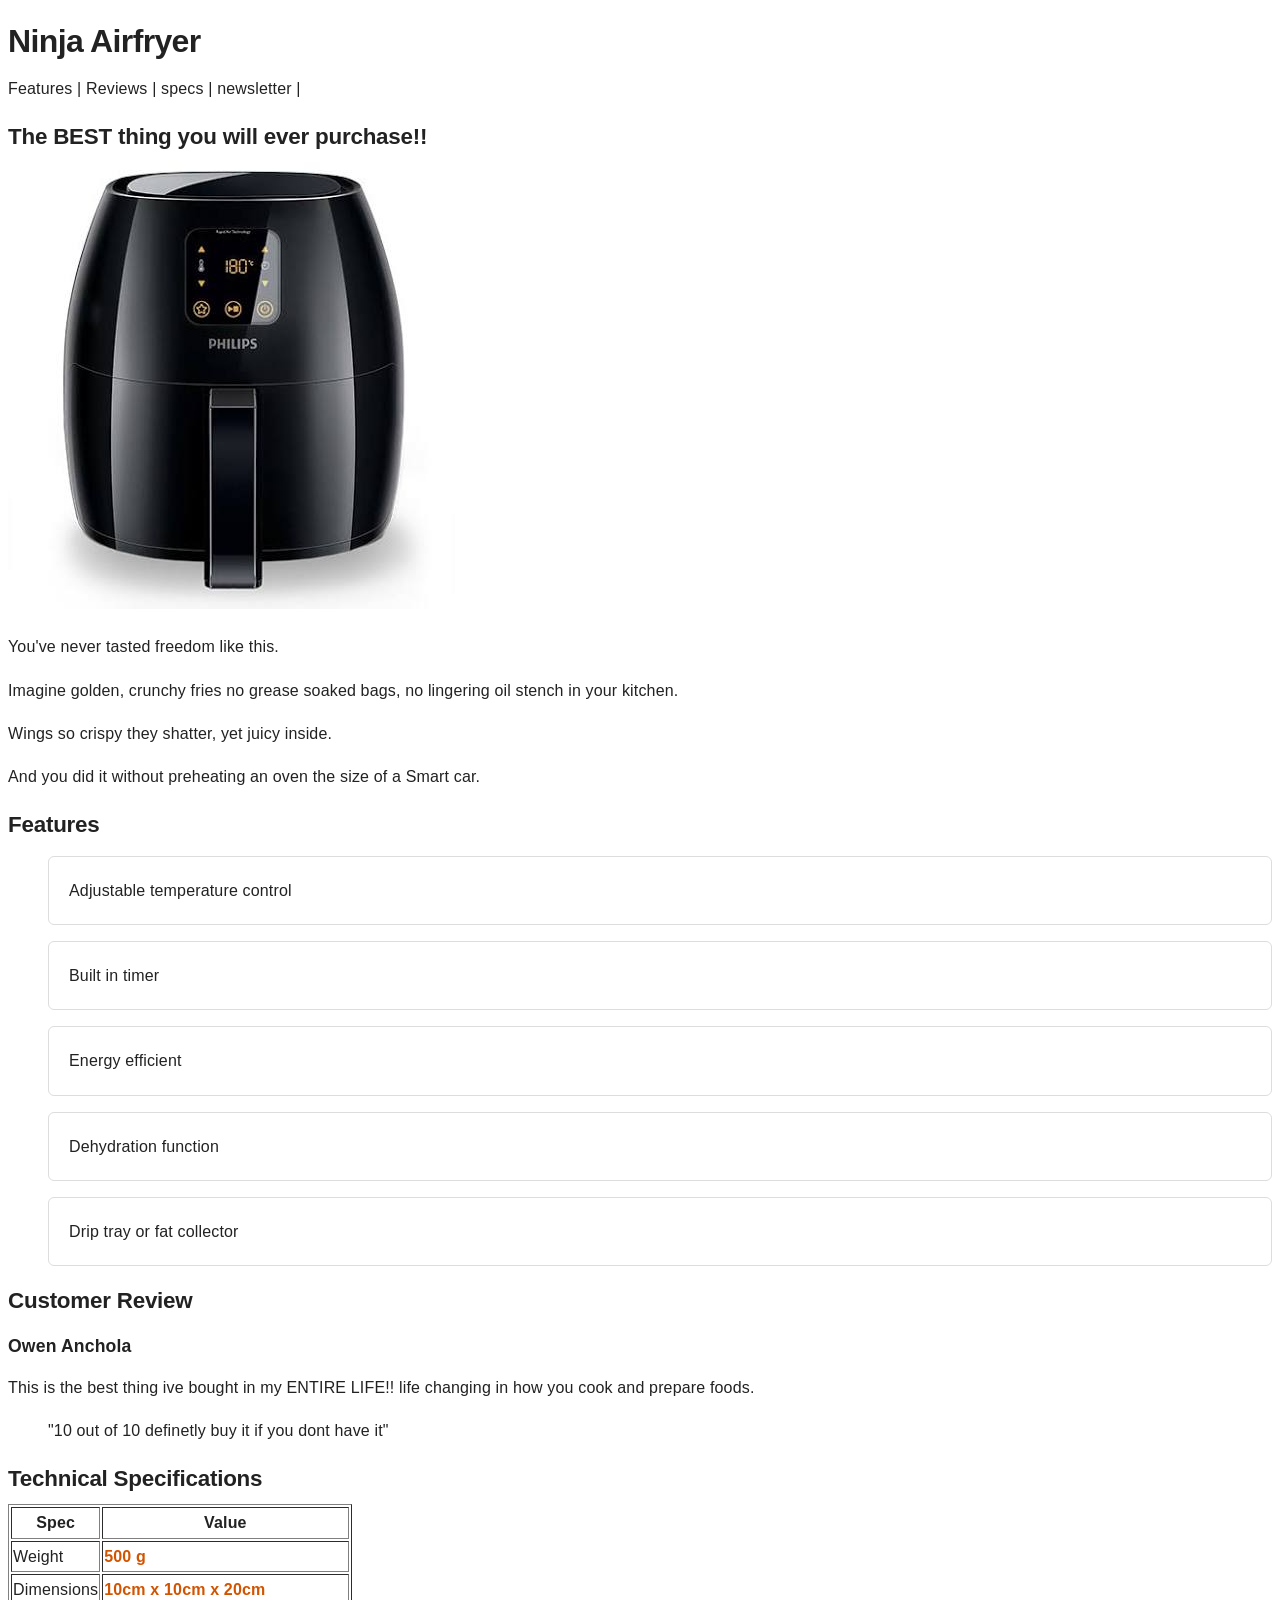
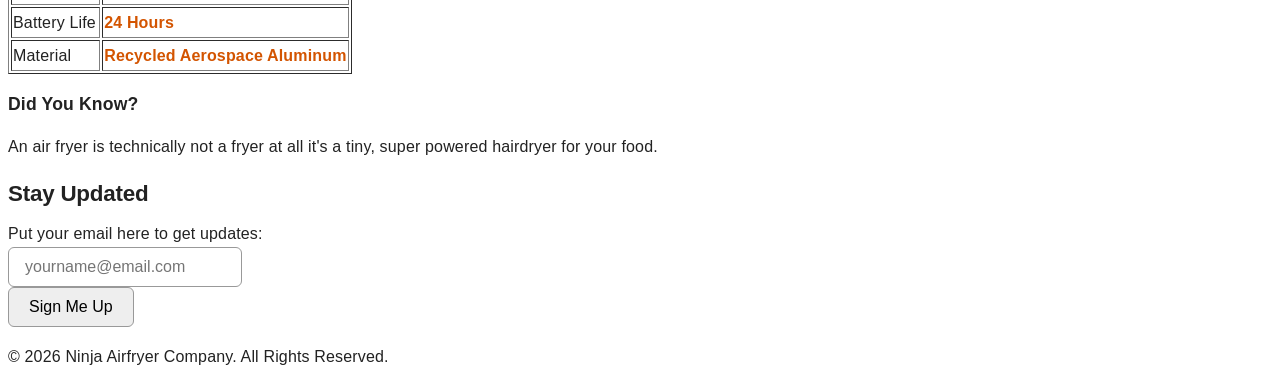
<file: index.html>
<!DOCTYPE html>
<html lang="en">

<head>
    <meta charset="UTF-8">
    <meta name="viewport" content="width=device-width, initial-scale=1.0">
    <title>Life changing Airfryer</title>
    <link rel="stylesheet" href="style.css">
</head>

<body>

    <header>
        <h1>Ninja Airfryer</h1>
        <nav>
            <a href="#features">Features</a> |
            <a href="#reviews">Reviews</a> |
            <a href="#specs">specs</a> |
            <a href="#newsletter">newsletter</a> |
        </nav>
    </header>

    <main>

        <section id="hero">
            <h2>The BEST thing you will ever purchase!!</h2>
            <img src="product.jpg" alt="Airfryer">
            <p>
                You've never tasted freedom like this. </p>
            <p> Imagine golden, crunchy fries no grease soaked bags, no lingering oil stench in your kitchen. </p>
            <p> Wings so crispy they shatter, yet juicy inside. </p>
            <p> And you did it without preheating an oven the size of a Smart car. </p>
        </section>

        <section id="features">
            <h2>Features</h2>
            <ul>
                <li class="feature-card">Adjustable temperature control</li>
                <li class="feature-card">Built in timer</li>
                <li class="feature-card">Energy efficient</li>
                <li class="feature-card">Dehydration function</li>
                <li class="feature-card">Drip tray or fat collector</li>
            </ul>
        </section>

        <section id="reviews">
            <h2>Customer Review</h2>
            <article>
                <h3>Owen Anchola</h3>
                <p>
                    This is the best thing ive bought in my ENTIRE LIFE!! life changing in how you cook and prepare
                    foods.
                </p>
                <blockquote>
                    "10 out of 10 definetly buy it if you dont have it"
                </blockquote>
            </article>
        </section>

        <section id="specs">
            <h2>Technical Specifications</h2>
            <table border="1">
                <tr>
                    <th>Spec</th>
                    <th>Value</th>
                </tr>
                <tr>
                    <td>Weight</td>
                    <td class="text-highlight">500 g</td>
                </tr>
                <tr>
                    <td>Dimensions</td>
                    <td class="text-highlight">10cm x 10cm x 20cm</td>
                </tr>
                <tr>
                    <td>Battery Life</td>
                    <td class="text-highlight">24 Hours</td>
                </tr>
                <tr>
                    <td>Material</td>
                    <td class="text-highlight">Recycled Aerospace Aluminum</td>
                </tr>
            </table>
        </section>

    </main>

    <aside>
        <h3>Did You Know?</h3>
        <p>
            An air fryer is technically not a fryer at all it's a tiny, super powered hairdryer for your food.

        </p>
    </aside>

    <section id="newsletter">
        <h2>Stay Updated</h2>
        <form action="#" method="post">
            <label for="email">Put your email here to get updates:</label>
            <br>
            <input type="email" id="email" name="email" placeholder="yourname@email.com">
            <br>
            <button type="submit">Sign Me Up</button>
        </form>
    </section>

    <footer>
        <p>&copy; 2026 Ninja Airfryer Company. All Rights Reserved. </p>
    </footer>

</body>

</html>
</file>
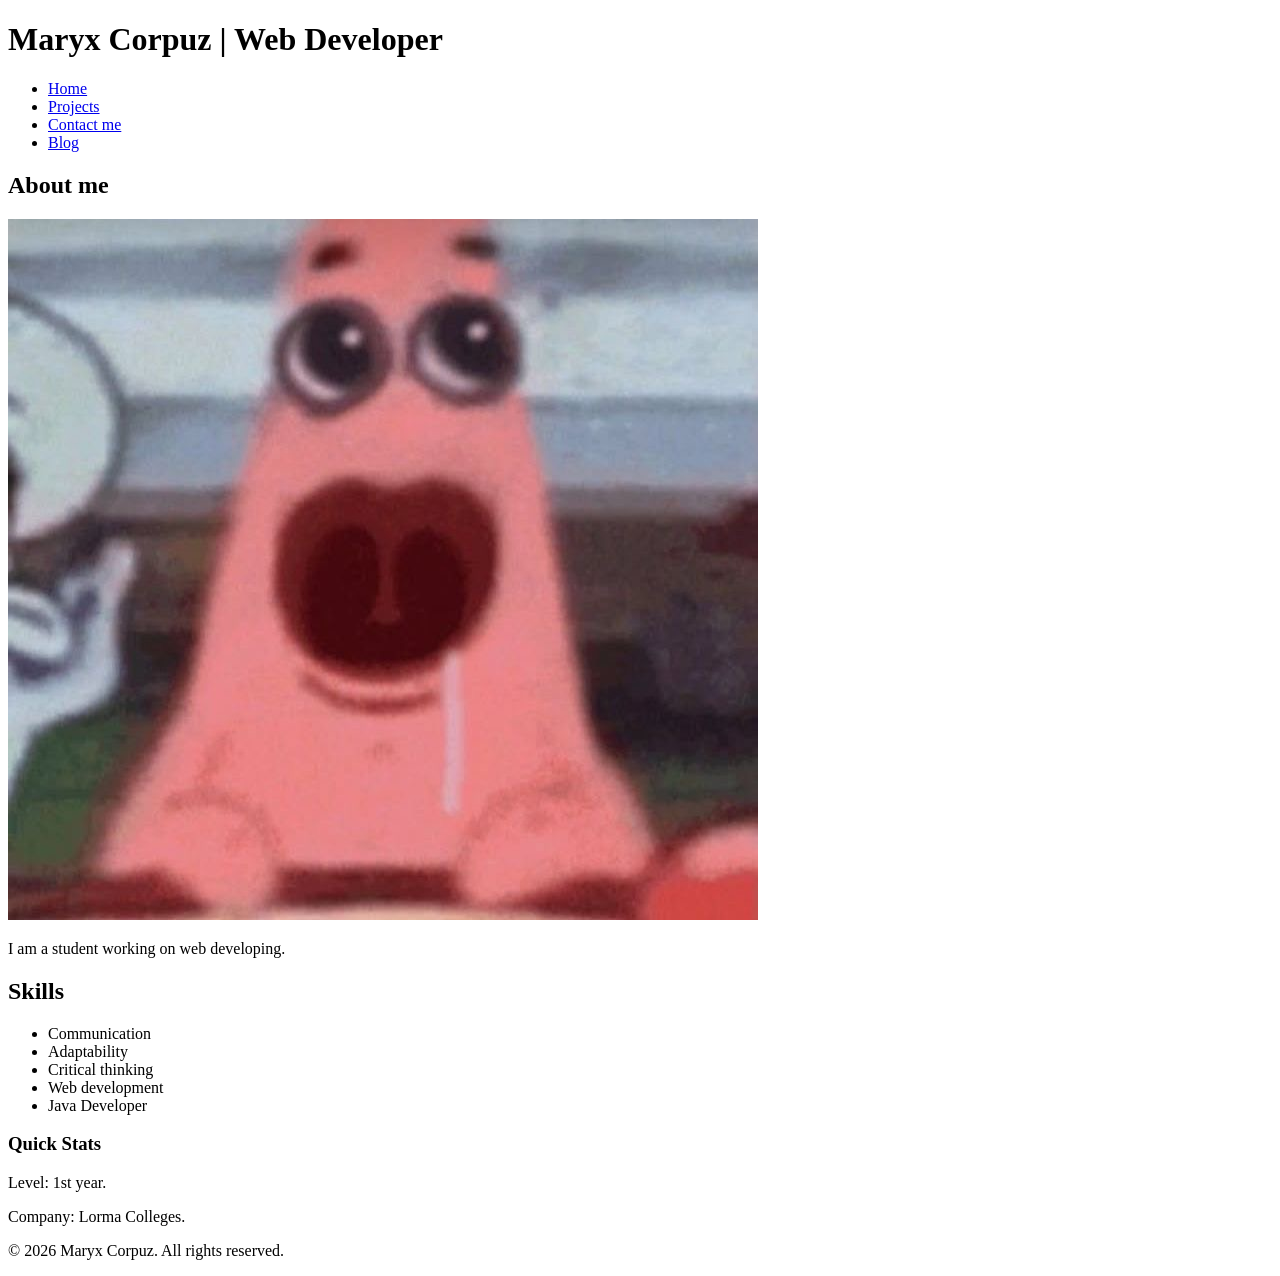
<file: activity1/index.html>
<!DOCTYPE html>
<html lang="en">

<head>
    <meta charset="UTF-8">
    <meta name="viewport" content="width=device-width, initial-scale=1.0">
    <title>m1zuuuuuu | Portfolio </title>
</head>

<body>
    <header>
        <h1>
            Maryx Corpuz | Web Developer</h1>
    </header>
    <nav>
        <ul>
            <li><a href="index.html">Home</a></li>
            <li><a href="projects.html">Projects</a></li>
            <li><a href="contact.html">Contact me</a></li>
            <li><a href="blog.html">Blog</a></li>

        </ul>
    </nav>
    <main>
        <section>
            <h2>About me</h2> <img src="patrick.jpg" alt="patrick">
            <p>I am a student working on web developing. </p>
        </section>
        <section id="skills">
            <h2>Skills</h2>
            <ul>
                <li>Communication</li>
                <li>Adaptability</li>
                <li>Critical thinking</li>
                <li>Web development</li>
                <li>Java Developer</li>
            </ul>
        </section>
        <aside>
            <h3>Quick Stats</h3>
            <p>Level: 1st year.</p>
            <p>Company: Lorma Colleges.</p>
        </aside>
    </main>
    <footer>
        <p>&copy; 2026 Maryx Corpuz. All rights reserved. </p>
    </footer>
</body>

</html>
</file>
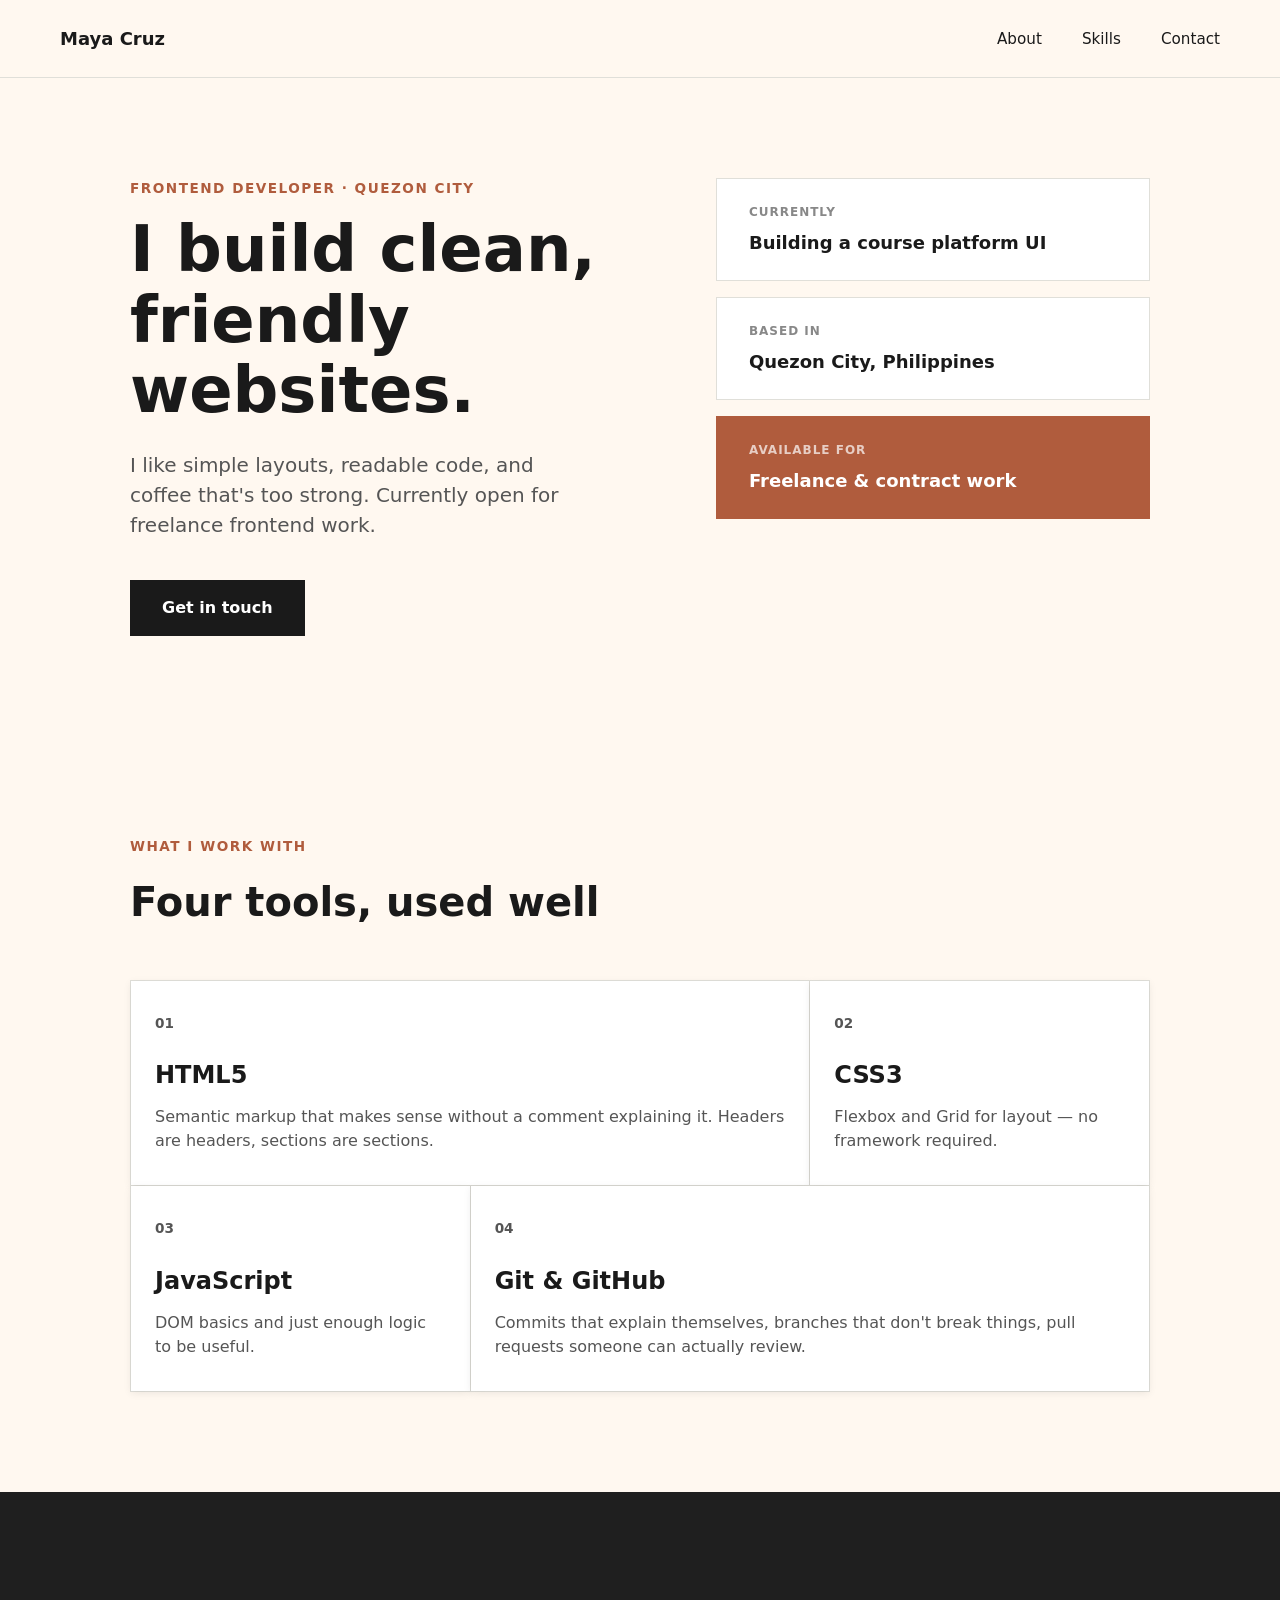
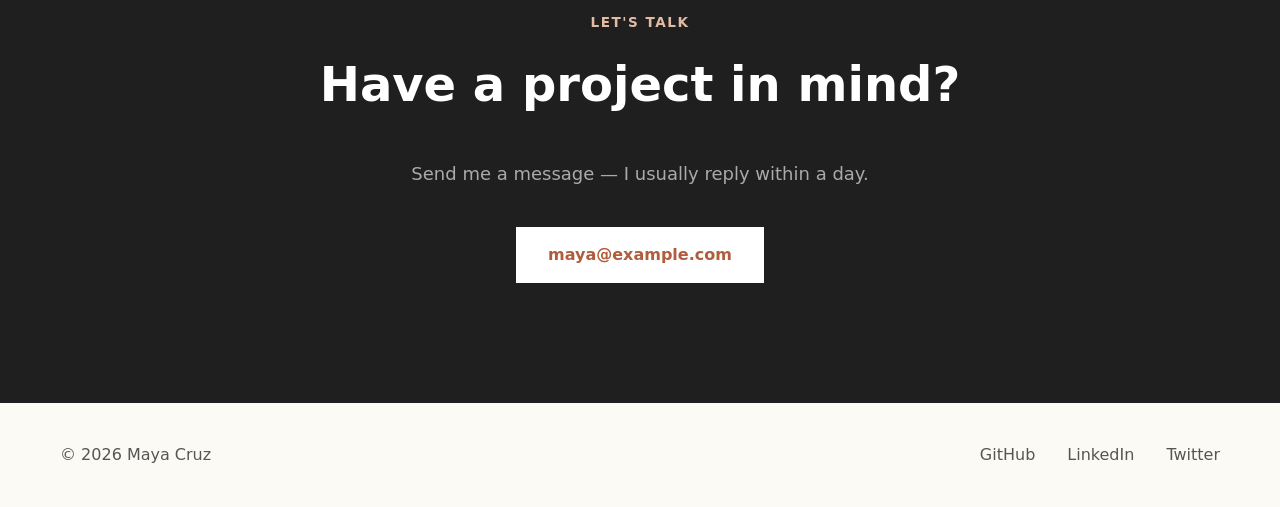
<file: activity10/index.html>
<!DOCTYPE html>
<html lang="en">

<head>
    <meta charset="UTF-8">
    <meta name="viewport" content="width=device-width, initial-scale=1.0">
    <title>Maya Cruz — Frontend Developer</title>
    <link rel="stylesheet" href="style.css">
</head>

<body>

    <header class="navbar">
        <p class="navbar__logo">Maya Cruz</p>
        <button class="navbar__toggle" aria-label="Toggle menu">☰</button>
        <nav class="navbar__links">
            <ul>
                <li><a href="#about">About</a></li>
                <li><a href="#skills">Skills</a></li>
                <li><a href="#contact">Contact</a></li>
            </ul>
        </nav>
    </header>

    <main>
        <section class="hero" id="about">
            <div class="hero__text">
                <p class="hero__eyebrow">Frontend Developer &middot; Quezon City</p>
                <h1 class="hero__title">I build clean,<br>friendly websites.</h1>
                <p class="hero__desc">I like simple layouts, readable code, and coffee that's too strong. Currently open
                    for freelance frontend work.</p>
                <a href="#contact" class="btn">Get in touch</a>
            </div>
            <div class="hero__panel">
                <div class="info-card">
                    <p class="info-card__label">Currently</p>
                    <p class="info-card__value">Building a course platform UI</p>
                </div>
                <div class="info-card">
                    <p class="info-card__label">Based in</p>
                    <p class="info-card__value">Quezon City, Philippines</p>
                </div>
                <div class="info-card info-card--accent">
                    <p class="info-card__label">Available for</p>
                    <p class="info-card__value">Freelance &amp; contract work</p>
                </div>
            </div>
        </section>

        <section class="skills" id="skills">
            <p class="section-eyebrow">What I work with</p>
            <h2>Four tools, used well</h2>
            <div class="skills__grid">
                <article class="skill-card skill-card--wide">
                    <p class="skill-card__number">01</p>
                    <h3>HTML5</h3>
                    <p>Semantic markup that makes sense without a comment explaining it. Headers are headers, sections
                        are sections.</p>
                </article>
                <article class="skill-card">
                    <p class="skill-card__number">02</p>
                    <h3>CSS3</h3>
                    <p>Flexbox and Grid for layout — no framework required.</p>
                </article>
                <article class="skill-card">
                    <p class="skill-card__number">03</p>
                    <h3>JavaScript</h3>
                    <p>DOM basics and just enough logic to be useful.</p>
                </article>
                <article class="skill-card skill-card--wide">
                    <p class="skill-card__number">04</p>
                    <h3>Git &amp; GitHub</h3>
                    <p>Commits that explain themselves, branches that don't break things, pull requests someone can
                        actually review.</p>
                </article>
            </div>
        </section>

        <section class="contact" id="contact">
            <p class="contact__eyebrow">Let's talk</p>
            <h2>Have a project in mind?</h2>
            <p>Send me a message — I usually reply within a day.</p>
            <a href="mailto:maya@example.com" class="btn btn--light">maya@example.com</a>
        </section>
    </main>

    <footer class="footer">
        <p>&copy; 2026 Maya Cruz</p>
        <ul class="footer__links">
            <li><a href="#">GitHub</a></li>
            <li><a href="#">LinkedIn</a></li>
            <li><a href="#">Twitter</a></li>
        </ul>
    </footer>

    <script>
        const toggleBtn = document.querySelector('.navbar__toggle');
        const navLinks = document.querySelector('.navbar__links');

        toggleBtn.addEventListener('click', () => {
            navLinks.classList.toggle('is-open');
        });
    </script>
</body>

</html>
</file>
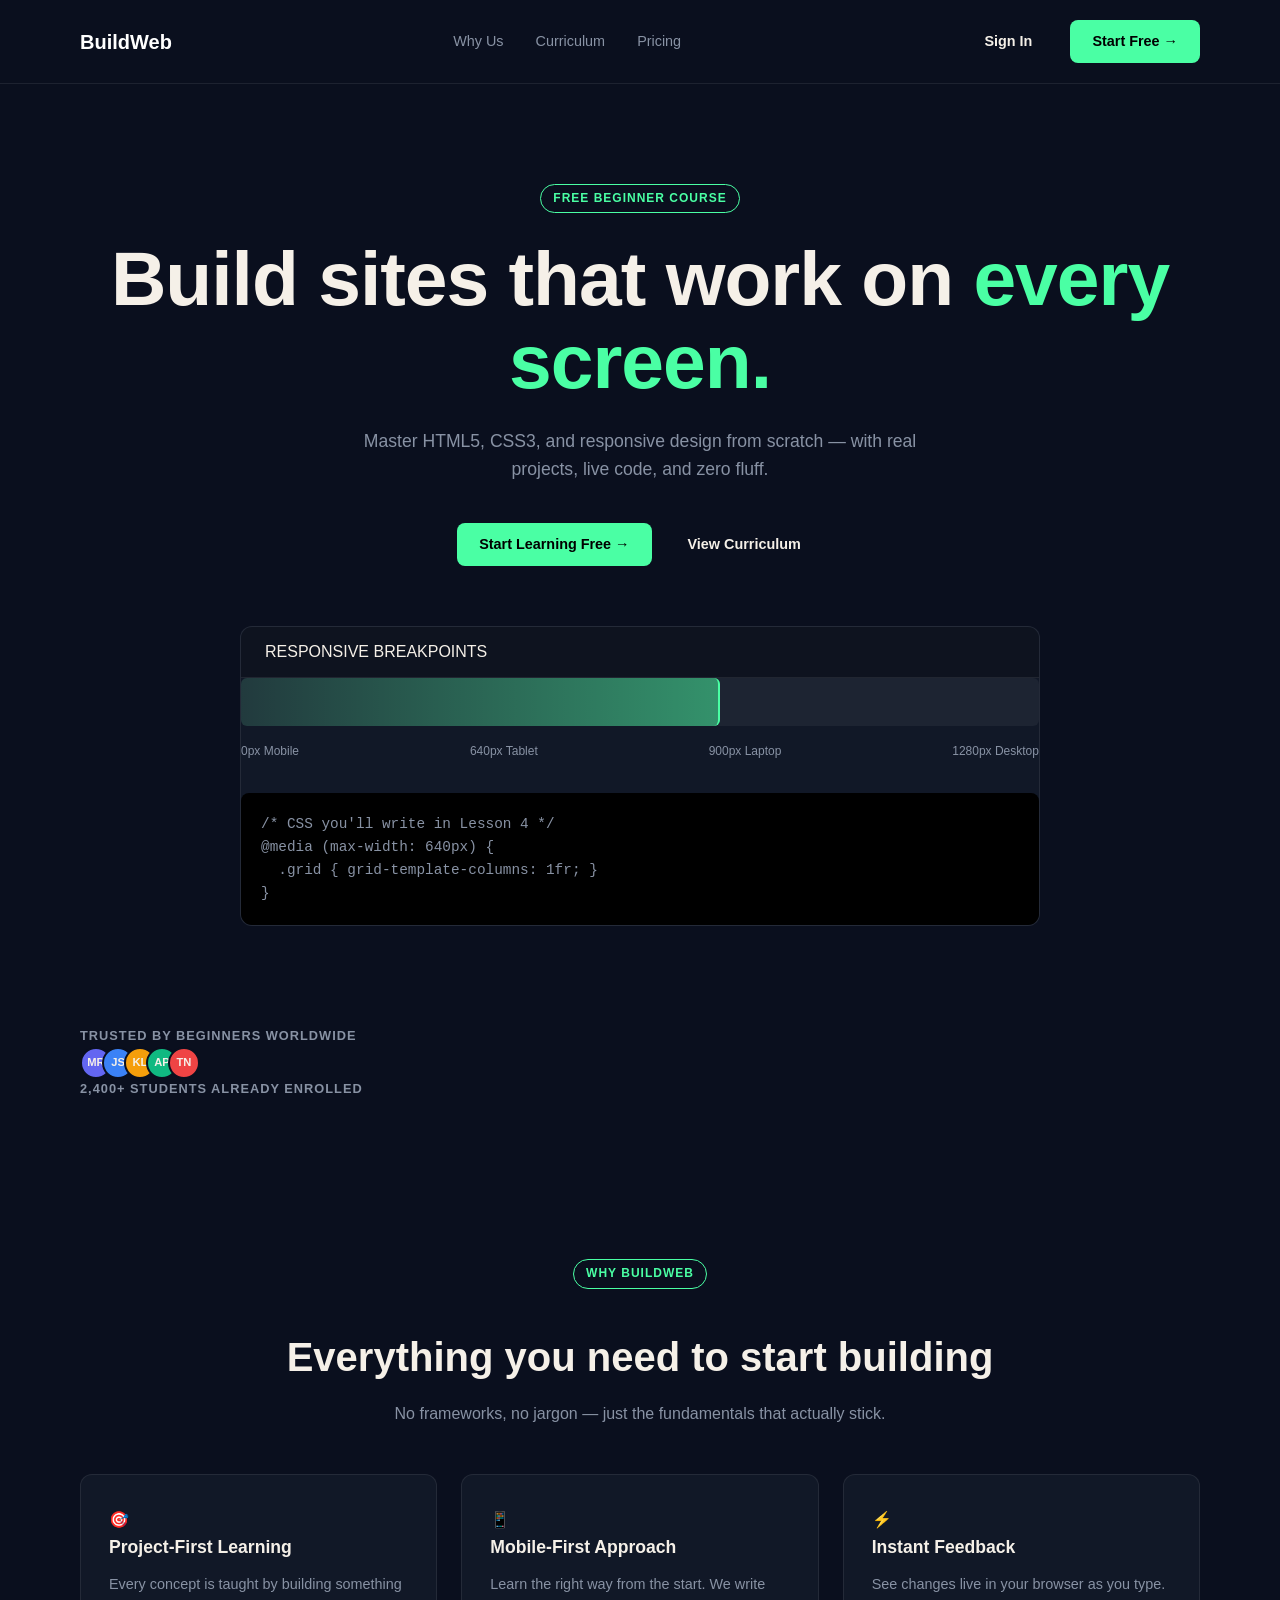
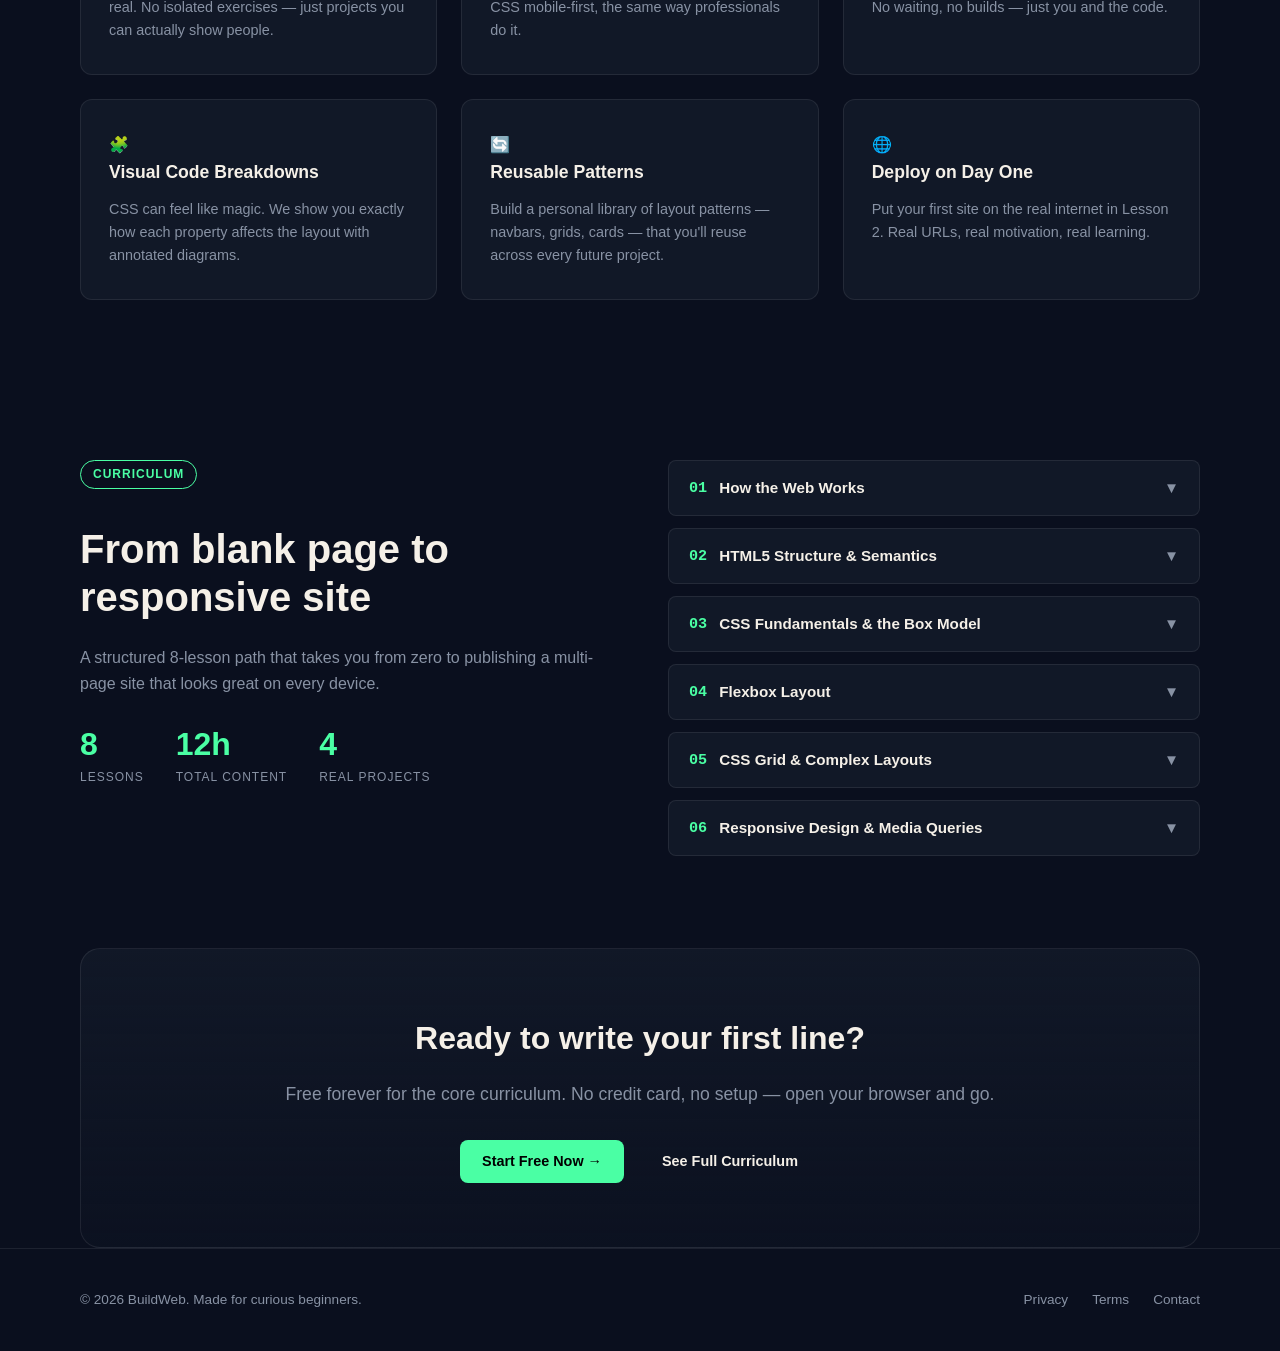
<file: activity11/index.html>
<!doctype html>
<html lang="en">

<head>
    <meta charset="UTF-8" />
    <meta name="viewport" content="width=device-width, initial-scale=1.0" />
    <title>BuildWeb - Responsive Design Course</title>
    <link rel="stylesheet" href="style.css" />
</head>

<body>
    <nav>
        <div class="container nav-inner">
            <a href="#" class="logo">BuildWeb</a>

            <ul class="nav-links">
                <li><a href="#">Why Us</a></li>
                <li><a href="#curriculum">Curriculum</a></li>
                <li><a href="#">Pricing</a></li>
            </ul>

            <div class="nav-cta">
                <a href="#" class="btn btn-ghost">Sign In</a>
                <a href="#" class="btn btn-primary">Start Free &rarr;</a>
            </div>

            <button class="hamburger" aria-expanded="false" aria-label="Toggle menu">
                <span></span>
                <span></span>
                <span></span>
            </button>
        </div>

        <div class="mobile-menu">
            <ul class="mobile-nav-links">
                <li><a href="#">Why Us</a></li>
                <li><a href="#curriculum">Curriculum</a></li>
                <li><a href="#">Pricing</a></li>
            </ul>
            <a href="#" class="btn btn-primary mobile-btn">Start Free &rarr;</a>
        </div>
    </nav>

    <main>
        <section class="hero">
            <div class="container">
                <span class="tag">FREE BEGINNER COURSE</span>
                <h1>Build sites that work on <em>every screen.</em></h1>
                <p class="hero-desc">
                    Master HTML5, CSS3, and responsive design from scratch — with real
                    projects, live code, and zero fluff.
                </p>

                <div class="hero-actions">
                    <a href="#" class="btn btn-primary">Start Learning Free &rarr;</a>
                    <a href="#curriculum" class="btn btn-outline">View Curriculum</a>
                </div>

                <div class="bp-viz">
                    <div class="bp-header">
                        <div class="dots"><span></span><span></span><span></span></div>
                        <span class="bp-title">RESPONSIVE BREAKPOINTS</span>
                    </div>
                    <div class="bp-track">
                        <div class="bp-fill"></div>
                    </div>
                    <div class="bp-labels">
                        <div class="bp-marker active">0px Mobile</div>
                        <div class="bp-marker">640px Tablet</div>
                        <div class="bp-marker">900px Laptop</div>
                        <div class="bp-marker">1280px Desktop</div>
                    </div>
                    <div class="bp-code">
                        <pre><code>/* CSS you'll write in Lesson 4 */
@media (max-width: 640px) {
  .grid { grid-template-columns: 1fr; }
}</code></pre>
                    </div>
                </div>
            </div>
        </section>

        <div class="proof">
            <div class="container proof-inner">
                <p class="proof-label">TRUSTED BY BEGINNERS WORLDWIDE</p>
                <div class="proof-content">
                    <div class="avatars">
                        <div class="avatar" style="background: #6366f1">MR</div>
                        <div class="avatar" style="background: #3b82f6">JS</div>
                        <div class="avatar" style="background: #f59e0b">KL</div>
                        <div class="avatar" style="background: #10b981">AP</div>
                        <div class="avatar" style="background: #ef4444">TN</div>
                    </div>
                    <p class="proof-text">
                        <strong>2,400+</strong> students already enrolled
                    </p>
                </div>
            </div>
        </div>

        <section class="features" id="features">
            <div class="container">
                <div class="section-heading">
                    <span class="tag">WHY BUILDWEB</span>
                    <h2>Everything you need to start building</h2>
                    <p>
                        No frameworks, no jargon — just the fundamentals that actually
                        stick.
                    </p>
                </div>

                <div class="features-grid">
                    <div class="feature-card">
                        <div class="icon">🎯</div>
                        <h3>Project-First Learning</h3>
                        <p>
                            Every concept is taught by building something real. No isolated
                            exercises — just projects you can actually show people.
                        </p>
                    </div>
                    <div class="feature-card">
                        <div class="icon">📱</div>
                        <h3>Mobile-First Approach</h3>
                        <p>
                            Learn the right way from the start. We write CSS mobile-first,
                            the same way professionals do it.
                        </p>
                    </div>
                    <div class="feature-card">
                        <div class="icon">⚡</div>
                        <h3>Instant Feedback</h3>
                        <p>
                            See changes live in your browser as you type. No waiting, no
                            builds — just you and the code.
                        </p>
                    </div>
                    <div class="feature-card">
                        <div class="icon">🧩</div>
                        <h3>Visual Code Breakdowns</h3>
                        <p>
                            CSS can feel like magic. We show you exactly how each property
                            affects the layout with annotated diagrams.
                        </p>
                    </div>
                    <div class="feature-card">
                        <div class="icon">🔄</div>
                        <h3>Reusable Patterns</h3>
                        <p>
                            Build a personal library of layout patterns — navbars, grids,
                            cards — that you'll reuse across every future project.
                        </p>
                    </div>
                    <div class="feature-card">
                        <div class="icon">🌐</div>
                        <h3>Deploy on Day One</h3>
                        <p>
                            Put your first site on the real internet in Lesson 2. Real URLs,
                            real motivation, real learning.
                        </p>
                    </div>
                </div>
            </div>
        </section>

        <section class="curriculum" id="curriculum">
            <div class="container">
                <div class="curriculum-layout">
                    <div class="curriculum-info">
                        <span class="tag">CURRICULUM</span>
                        <h2>From blank page to responsive site</h2>
                        <p>
                            A structured 8-lesson path that takes you from zero to
                            publishing a multi-page site that looks great on every device.
                        </p>

                        <div class="stat-row">
                            <div class="stat">
                                <span class="stat-num">8</span>
                                <span class="stat-label">Lessons</span>
                            </div>
                            <div class="stat">
                                <span class="stat-num">12h</span>
                                <span class="stat-label">Total Content</span>
                            </div>
                            <div class="stat">
                                <span class="stat-num">4</span>
                                <span class="stat-label">Real Projects</span>
                            </div>
                        </div>
                    </div>

                    <div class="accordion">
                        <div class="acc-item">
                            <button class="acc-header">
                                <span class="acc-num">01</span>
                                <span class="acc-title">How the Web Works</span>
                                <span class="chevron">▼</span>
                            </button>
                            <div class="acc-body">
                                <div class="acc-body-inner">
                                    <p>
                                        Understand what a browser does, how HTML files become web
                                        pages, and why this mental model matters.
                                    </p>
                                    <ul>
                                        <li>Browsers & how they render</li>
                                        <li>Your first HTML file</li>
                                        <li>Publishing to the web</li>
                                    </ul>
                                </div>
                            </div>
                        </div>

                        <div class="acc-item">
                            <button class="acc-header">
                                <span class="acc-num">02</span>
                                <span class="acc-title">HTML5 Structure & Semantics</span>
                                <span class="chevron">▼</span>
                            </button>
                            <div class="acc-body">
                                <div class="acc-body-inner">
                                    <p>
                                        Learn to structure documents using correct semantic tags,
                                        creating accessible and SEO-friendly foundations.
                                    </p>
                                </div>
                            </div>
                        </div>

                        <div class="acc-item">
                            <button class="acc-header">
                                <span class="acc-num">03</span>
                                <span class="acc-title">CSS Fundamentals & the Box Model</span>
                                <span class="chevron">▼</span>
                            </button>
                            <div class="acc-body">
                                <div class="acc-body-inner">
                                    <p>
                                        Master the Box Model, selectors, specificity, and how
                                        elements relate to each other on the page.
                                    </p>
                                </div>
                            </div>
                        </div>

                        <div class="acc-item">
                            <button class="acc-header">
                                <span class="acc-num">04</span>
                                <span class="acc-title">Flexbox Layout</span>
                                <span class="chevron">▼</span>
                            </button>
                            <div class="acc-body">
                                <div class="acc-body-inner">
                                    <p>
                                        Build 1-dimensional layouts easily. We'll cover alignment,
                                        distribution, and wrapping.
                                    </p>
                                </div>
                            </div>
                        </div>

                        <div class="acc-item">
                            <button class="acc-header">
                                <span class="acc-num">05</span>
                                <span class="acc-title">CSS Grid & Complex Layouts</span>
                                <span class="chevron">▼</span>
                            </button>
                            <div class="acc-body">
                                <div class="acc-body-inner">
                                    <p>
                                        Create 2-dimensional layouts for full page structures
                                        without using a single hack or float.
                                    </p>
                                </div>
                            </div>
                        </div>

                        <div class="acc-item">
                            <button class="acc-header">
                                <span class="acc-num">06</span>
                                <span class="acc-title">Responsive Design & Media Queries</span>
                                <span class="chevron">▼</span>
                            </button>
                            <div class="acc-body">
                                <div class="acc-body-inner">
                                    <p>
                                        Learn the mobile-first workflow and how to use media
                                        queries to pivot your layout for large screens.
                                    </p>
                                </div>
                            </div>
                        </div>
                    </div>
                </div>
            </div>
        </section>

        <div class="container">
            <div class="cta-strip">
                <h2>Ready to write your first line?</h2>
                <p>
                    Free forever for the core curriculum. No credit card, no setup —
                    open your browser and go.
                </p>
                <div class="cta-actions">
                    <a href="#" class="btn btn-primary">Start Free Now &rarr;</a>
                    <a href="#curriculum" class="btn btn-outline">See Full Curriculum</a>
                </div>
            </div>
        </div>
    </main>

    <footer>
        <div class="container footer-inner">
            <p>&copy; 2026 BuildWeb. Made for curious beginners.</p>
            <ul class="footer-links">
                <li><a href="#">Privacy</a></li>
                <li><a href="#">Terms</a></li>
                <li><a href="#">Contact</a></li>
            </ul>
        </div>
    </footer>

    <script>
        document.addEventListener("DOMContentLoaded", () => {
            const hamburger = document.querySelector(".hamburger");
            const mobileMenu = document.querySelector(".mobile-menu");

            if (hamburger && mobileMenu) {
                hamburger.addEventListener("click", () => {
                    mobileMenu.classList.toggle("open");

                    const isNowOpen = mobileMenu.classList.contains("open");
                    hamburger.setAttribute(
                        "aria-expanded",
                        isNowOpen ? "true" : "false",
                    );
                });

                window.addEventListener("resize", () => {
                    if (window.innerWidth >= 1024) {
                        mobileMenu.classList.remove("open");
                        hamburger.setAttribute("aria-expanded", "false");
                    }
                });
            }

            const accHeaders = document.querySelectorAll(".acc-header");

            accHeaders.forEach((header) => {
                header.addEventListener("click", () => {
                    const parentItem = header.parentElement;
                    const body = parentItem.querySelector(".acc-body");
                    const isOpen = parentItem.classList.contains("open");

                    document.querySelectorAll(".acc-item").forEach((item) => {
                        item.classList.remove("open");
                        const itemBody = item.querySelector(".acc-body");
                        if (itemBody) {
                            itemBody.style.maxHeight = "0px";
                        }
                    });

                    if (!isOpen) {
                        parentItem.classList.add("open");
                        body.style.maxHeight = body.scrollHeight + "px";
                    }
                });
            });
        });
    </script>
</body>

</html>
</file>
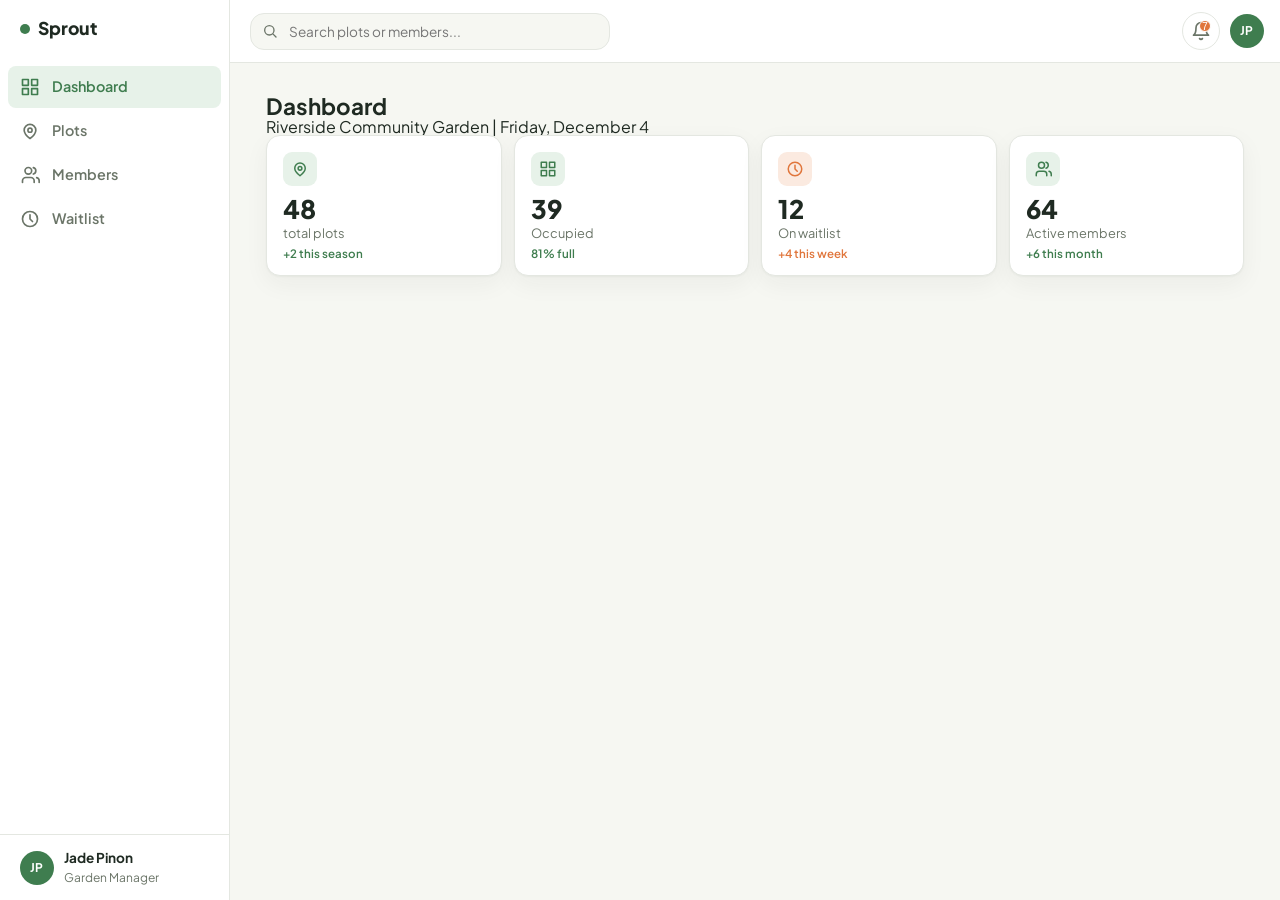
<file: activity14/index.html>
<!DOCTYPE html>
<html lang="en">

<head>
    <meta charset="UTF-8">
    <meta name="viewport" content="width=device-width, initial-scale=1.0">
    <title>Sprout | Dashboard</title>
    <link rel="stylesheet" href="styles.css">
</head>

<body>
    <svg style="display:none">
        <symbol id="icon-grid" viewBox="0 0 24 24">
            <rect x="3" y="3" width="7" height="7" />
            <rect x="14" y="3" width="7" height="7" />
            <rect x="3" y="14" width="7" height="7" />
            <rect x="14" y="14" width="7" height="7" />
        </symbol>
        <symbol id="icon-plot" viewBox="0 0 24 24">
            <path d="M12 21c-4-3-7-6.5-7-10a7 7 0 0 1 14 0c0 3.5-3 7-7 10Z" />
            <circle cx="12" cy="11" r="2.5" />
        </symbol>
        <symbol id="icon-members" viewBox="0 0 24 24">
            <path d="M17 21v-2a4 4 0 0 0-4-4H7a4 4 0 0 0-4 4v2" />
            <circle cx="10" cy="7" r="4" />
            <path d="M23 21v-2a4 4 0 0 0-3-3.87" />
            <path d="M16 3.13a4 4 0 0 1 0 7.75" />
        </symbol>
        <symbol id="icon-waitlist" viewBox="0 0 24 24">
            <circle cx="12" cy="12" r="9" />
            <path d="M12 7v5l3 3" />
        </symbol>
        <symbol id="icon-bell" viewBox="0 0 24 24">
            <path d="M18 8a6 6 0 0 0-12 0c0 7-3 9-3 9h18s-3-2-3-9" />
            <path d="M13.73 21a2 2 0 0 1-3.46 0" />
        </symbol>
        <symbol id="icon-search" viewBox="0 0 24 24">
            <circle cx="11" cy="11" r="7" />
            <path d="m21 21-4.3-4.3" />
        </symbol>
        <symbol id="icon-plus" viewBox="0 0 24 24">
            <path d="M12 5v14M5 12h14" />
        </symbol>
        <symbol id="icon-droplet" viewBox="0 0 24 24">
            <path d="M12 3s6 6.5 6 11a6 6 0 0 1-12 0c0-4.5 6-11 6-11Z" />
        </symbol>
        <symbol id="icon-seed" viewBox="0 0 24 24">
            <circle cx="12" cy="12" r="9" stroke-dasharray="3 3" />
            <path d="M12 8v8M8 12h8" />
        </symbol>
    </svg>


    <aside class="sidebar">
        <div class="logo"><span class="dot"></span>Sprout</div>
        <nav>
            <ul>
                <li><a href="#" class="active">
                        <svg class="icon">
                            <use href="#icon-grid" />
                        </svg>
                        Dashboard</a></li>
                <li><a href="#">
                        <svg class="icon">
                            <use href="#icon-plot" />
                        </svg>
                        Plots</a></li>
                <li><a href="#">
                        <svg class="icon">
                            <use href="#icon-members" />
                        </svg>Members</a></li>
                <li><a href="#"><svg class="icon">
                            <use href="#icon-waitlist" />
                        </svg>Waitlist</a></li>
            </ul>
        </nav>
        <div class="sidebar-footer">
            <span class="avatar" style="background: var(--avatar-basil);">JP</span>
            <div class="who">
                <strong>Jade Pinon</strong>
                <span>Garden Manager</span>
            </div>
        </div>
    </aside>

    <main class="main">
        <header class="topbar">
            <div class="logo"><span class="dot"></span>Sprout</div>
            <div class="topbar-search">
                <svg class="icon">
                    <use href="#icon-search" />
                </svg>
                <input type="text" name="keyword" id="search" placeholder="Search plots or members...">
            </div>
            <div class="topbar-actions">
                <button class="icon-btn" aria-label="Notifications"><svg class="icon">
                        <use href="#icon-bell" />
                    </svg><span class="badge">7</span></button>
                <button class="btn-add"><svg class="icon">
                        <use href="#icon-plus" />
                    </svg>Add member</button>
                <span class="avatar" style="background: var(--avatar-basil);">JP</span>
            </div>
        </header>
        <div class="content" id="content">
            <!-- TODO -->

            <!-- <button id="abcd">Click me</button> -->
        </div>
    </main>
    <script src="app.js"></script>
</body>

</html>
</file>
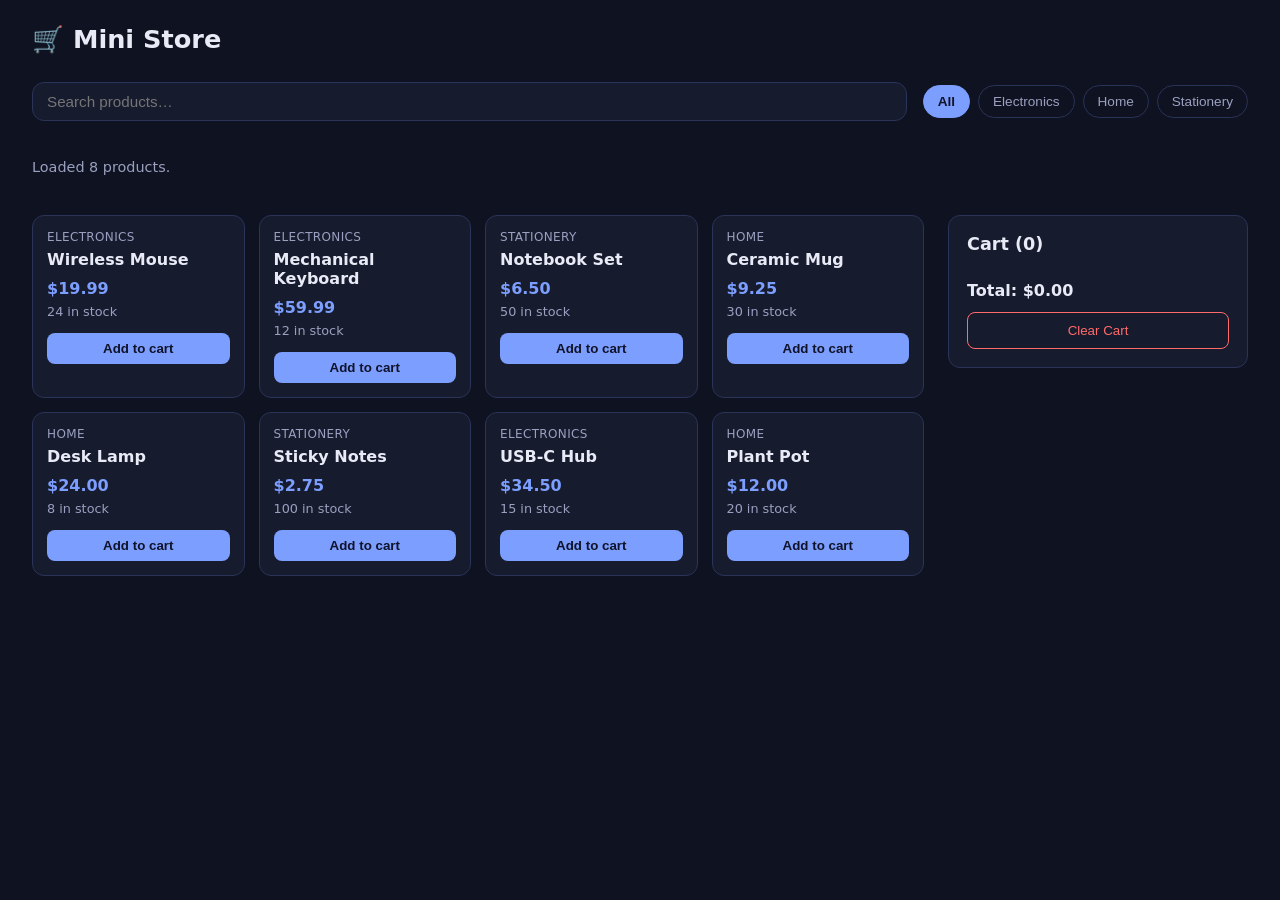
<file: activity17/index.html>
<!DOCTYPE html>
<html lang="en">
<head>
  <meta charset="UTF-8" />
  <meta name="viewport" content="width=device-width, initial-scale=1.0" />
  <title>Mini Store — Fetch / State / Events Demo</title>
  <link rel="stylesheet" href="css/style.css" />
</head>
<body>

  <header class="topbar">
    <h1>🛒 Mini Store</h1>
  </header>

  <main class="layout">

    <!-- Controls: filter + search (event listeners live here) -->
    <section class="controls">
      <input
        type="text"
        id="searchInput"
        placeholder="Search products…"
        autocomplete="off"
      />

      <div class="filters" id="filterButtons">
        <button class="filter-btn active" data-category="all">All</button>
        <button class="filter-btn" data-category="Electronics">Electronics</button>
        <button class="filter-btn" data-category="Home">Home</button>
        <button class="filter-btn" data-category="Stationery">Stationery</button>
      </div>
    </section>

    <!-- Status area reflects loading state -->
    <p id="status" class="status">Loading products…</p>

    <!-- Product list rendered from fetched + filtered state -->
    <section id="productGrid" class="grid"></section>

    <!-- Cart panel reflects cart state -->
    <aside class="cart">
      <h2>Cart (<span id="cartCount">0</span>)</h2>
      <ul id="cartList"></ul>
      <p class="cart-total">Total: $<span id="cartTotal">0.00</span></p>
      <button id="clearCartBtn">Clear Cart</button>
    </aside>

  </main>

  <script src="js/script.js"></script>
</body>
</html>
</file>
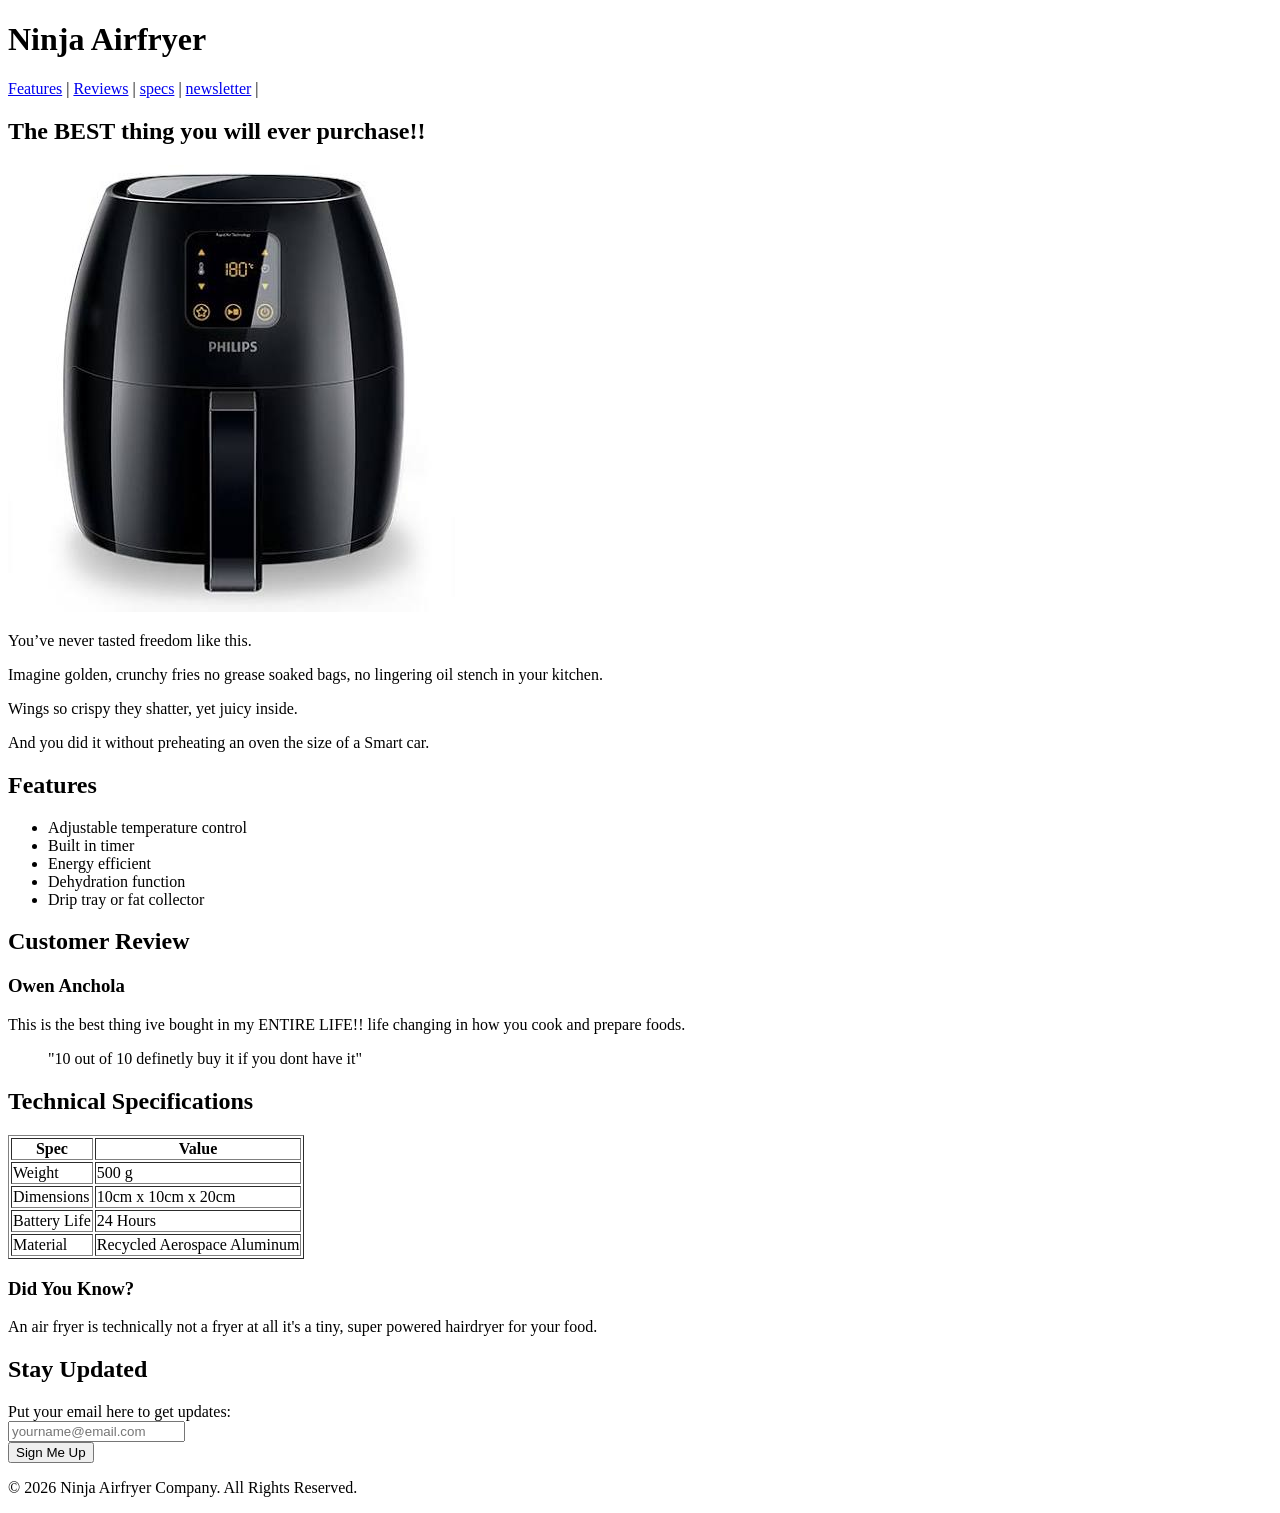
<file: activity2/index.html>
<!DOCTYPE html>
<html lang="en">

<head>
    <meta charset="UTF-8">
    <meta name="viewport" content="width=device-width, initial-scale=1.0">
    <title>Life changing Airfryer</title>
</head>

<body>

    <header>
        <h1>Ninja Airfryer</h1>
        <nav>
            <a href="#features">Features</a> |
            <a href="#reviews">Reviews</a> |
            <a href="#specs">specs</a> |
            <a href="#newsletter">newsletter</a> |
        </nav>
    </header>

    <main>

        <section id="hero">
            <h2>The BEST thing you will ever purchase!!</h2>
            <img src="product.jpg" alt="Airfryer">
            <p>
                You’ve never tasted freedom like this. </p>
            <p> Imagine golden, crunchy fries no grease soaked bags, no lingering oil stench in your kitchen. </p>
            <p> Wings so crispy they shatter, yet juicy inside. </p>
            <p> And you did it without preheating an oven the size of a Smart car. </p>
        </section>

        <section id="features">
            <h2>Features</h2>
            <ul>
                <li>Adjustable temperature control</li>
                <li>Built in timer</li>
                <li>Energy efficient</li>
                <li>Dehydration function</li>
                <li>Drip tray or fat collector</li>
            </ul>
        </section>

        <section id="reviews">
            <h2>Customer Review</h2>
            <article>
                <h3>Owen Anchola</h3>
                <p>
                    This is the best thing ive bought in my ENTIRE LIFE!! life changing in how you cook and prepare
                    foods.
                </p>
                <blockquote>
                    "10 out of 10 definetly buy it if you dont have it"
                </blockquote>
            </article>
        </section>

        <section id="specs">
            <h2>Technical Specifications</h2>
            <table border="1">
                <tr>
                    <th>Spec</th>
                    <th>Value</th>
                </tr>
                <tr>
                    <td>Weight</td>
                    <td>500 g</td>
                </tr>
                <tr>
                    <td>Dimensions</td>
                    <td>10cm x 10cm x 20cm</td>
                </tr>
                <tr>
                    <td>Battery Life</td>
                    <td>24 Hours</td>
                </tr>
                <tr>
                    <td>Material</td>
                    <td>Recycled Aerospace Aluminum</td>
                </tr>
            </table>
        </section>

    </main>

    <aside>
        <h3>Did You Know?</h3>
        <p>
           An air fryer is technically not a fryer at all it's a tiny, super powered hairdryer for your food.

        </p>
    </aside>

    <section id="newsletter">
        <h2>Stay Updated</h2>
        <form action="#" method="post">
            <label for="email">Put your email here to get updates:</label>
            <br>
            <input type="email" id="email" name="email" placeholder="yourname@email.com">
            <br>
            <button type="submit">Sign Me Up</button>
        </form>
    </section>

    <footer>
        <p>&copy; 2026 Ninja Airfryer Company. All Rights Reserved.</p>
    </footer>

</body>

</html>
</file>
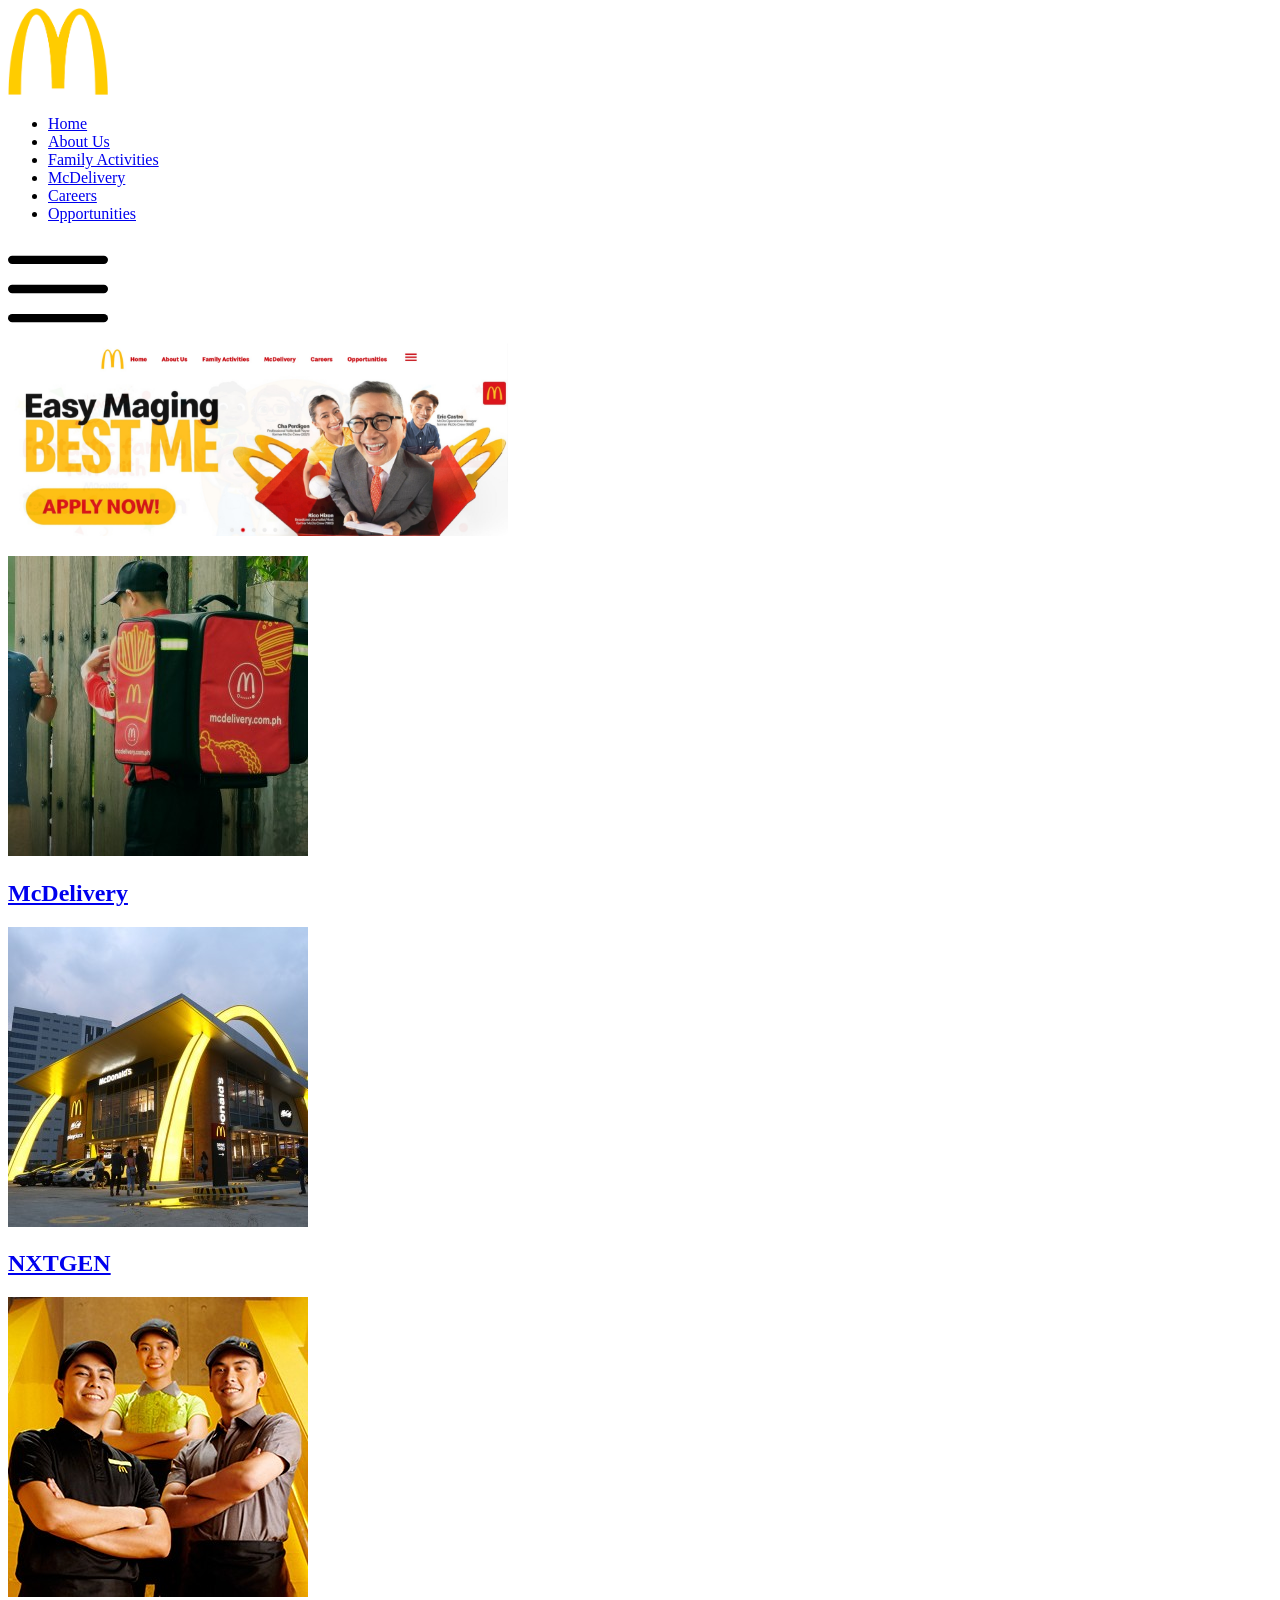
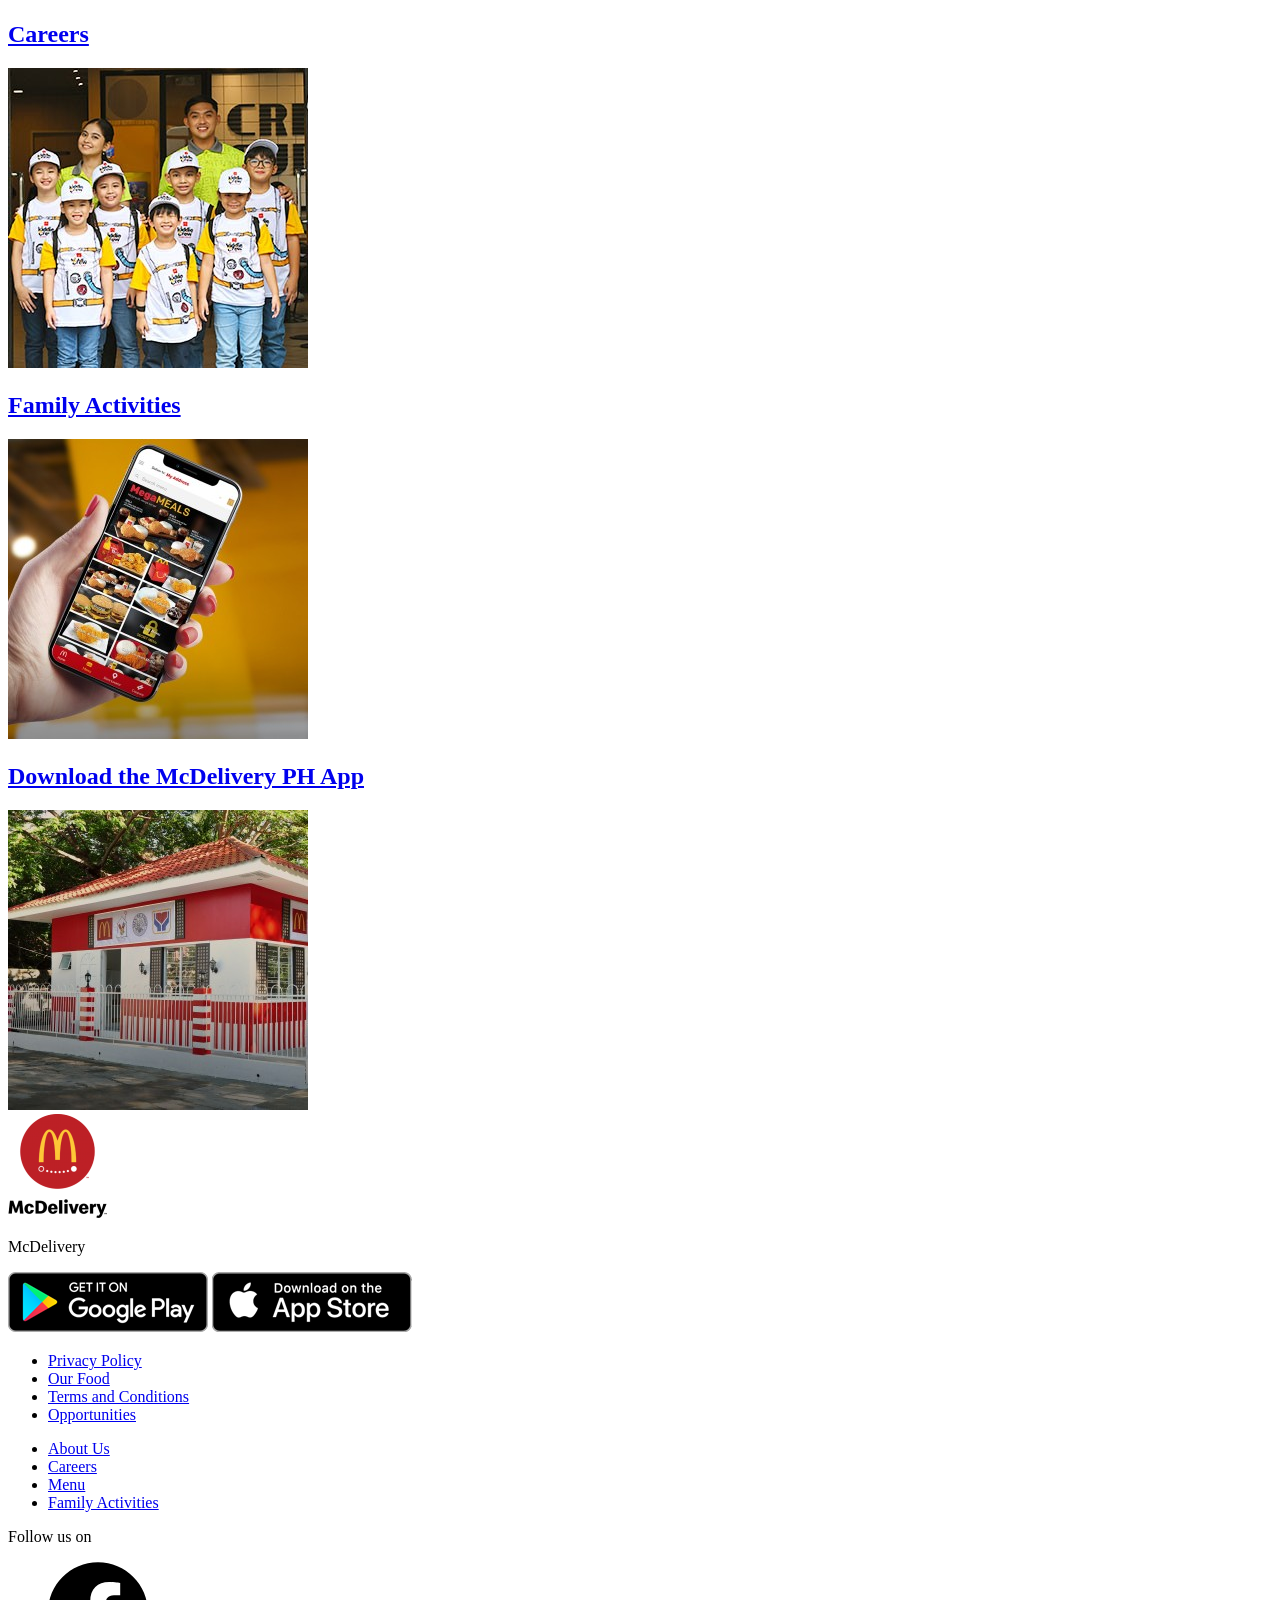
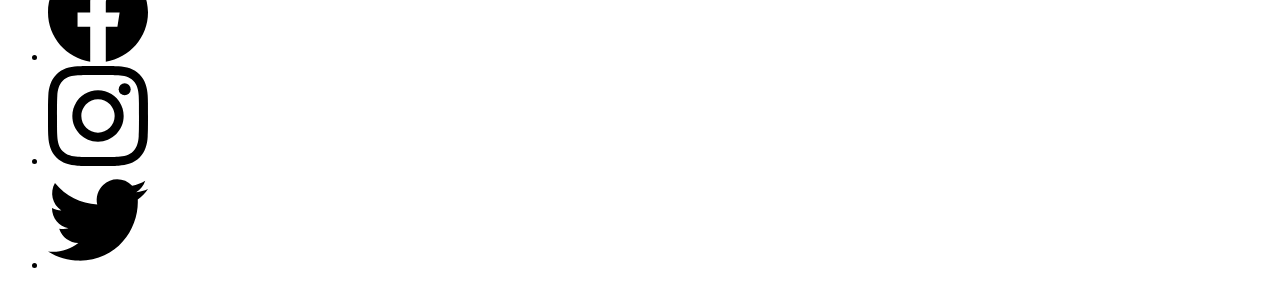
<file: activity3/index.html>
<!DOCTYPE html>
<html lang="en">

<head>
    <meta charset="UTF-8">
    <meta name="viewport" content="width=device-width, initial-scale=1.0">
    <title>Home | McDonald's Philippines</title>
</head>

<body>

    <header>
        <div class="logo">
            <img width="100" src="mcdo logo.png" alt="McDonald's Logo">
        </div>

        <nav>
            <ul>
                <li><a href="#">Home</a></li>
                <li><a href="#">About Us</a></li>
                <li><a href="#">Family Activities</a></li>
                <li><a href="#">McDelivery</a></li>
                <li><a href="#">Careers</a></li>
                <li><a href="#">Opportunities</a></li>
            </ul>
        </nav>

        <img width="100" src="menu-burger.svg" alt="Menu">
    </header>

    <main>

        <section id="hero">
            <div class="hero text">
            </div>
            <div class="hero image">
                <img width="500" src="mcdo.png" alt="McDonald's Logo">
                <ul class="hero people">

            </div>
        </section>

        <section id="features">
            <article class="feature card">
                <a href="#">
                    <img src="mcdelivery.jpeg" alt="McDelivery rider">
                    <h2>McDelivery</h2>
                </a>
            </article>
            <article class="feature card">
                <a href="#">
                    <img src="nxtgen.jpeg" alt="McDonald's NXTGEN store exterior">
                    <h2>NXTGEN</h2>
                </a>
            </article>
            <article class="feature card">
                <a href="#">
                    <img src="careers.jpg" alt="McDonald's crew team">
                    <h2>Careers</h2>
                </a>
            </article>
            <article class="feature card">
                <a href="#">
                    <img src="family.jpg" alt="Families at a McDonald's activity">
                    <h2>Family Activities</h2>
                </a>
            </article>
            <article class="feature card">
                <a href="#">
                    <img src="mcdo app.jpeg" alt="McDelivery PH App on a phone">
                    <h2>Download the McDelivery PH App</h2>
                </a>
            </article>
            <article class="feature card">
                <a href="#">
                    <img src="charity.jpeg" alt="McDonald's charity store">
                </a>
            </article>
        </section>

    </main>

    <footer>
        <div class="footer main">

            <div class="footer brand">
                <img src="Logo mcdo.png" alt="McDelivery Logo">
                <p>McDelivery</p>
                <div class="app badges">
                    <a href="#"><img src="google.png" alt="Get it on Google Play"></a>
                    <a href="#"><img src="appstore.png" alt="Download on the App Store"></a>
                </div>
            </div>

            <div class="footer links">
                <section>
                    <ul>
                        <li><a href="#">Privacy Policy</a></li>
                        <li><a href="#">Our Food</a></li>
                        <li><a href="#">Terms and Conditions</a></li>
                        <li><a href="#">Opportunities</a></li>
                    </ul>
                </section>
                <section>
                    <ul>
                        <li><a href="#">About Us</a></li>
                        <li><a href="#">Careers</a></li>
                        <li><a href="#">Menu</a></li>
                        <li><a href="#">Family Activities</a></li>
                    </ul>
                </section>
            </div>

            <div class="footer social">
                <p>Follow us on</p>
                <ul>
                    <li><a href="#"></a><img width="100" src="facebook.svg" alt="facebook"></a></li>
                    <li><a href="#"></a><img width="100" src="instagram.svg" alt="instagram"></a></li>
                    <li><a href="#"></a><img width="100" src="twitter.svg" alt="twitter"></a></li>
                </ul>
            </div>

        </div>
    </footer>

</body>

</html>
</file>
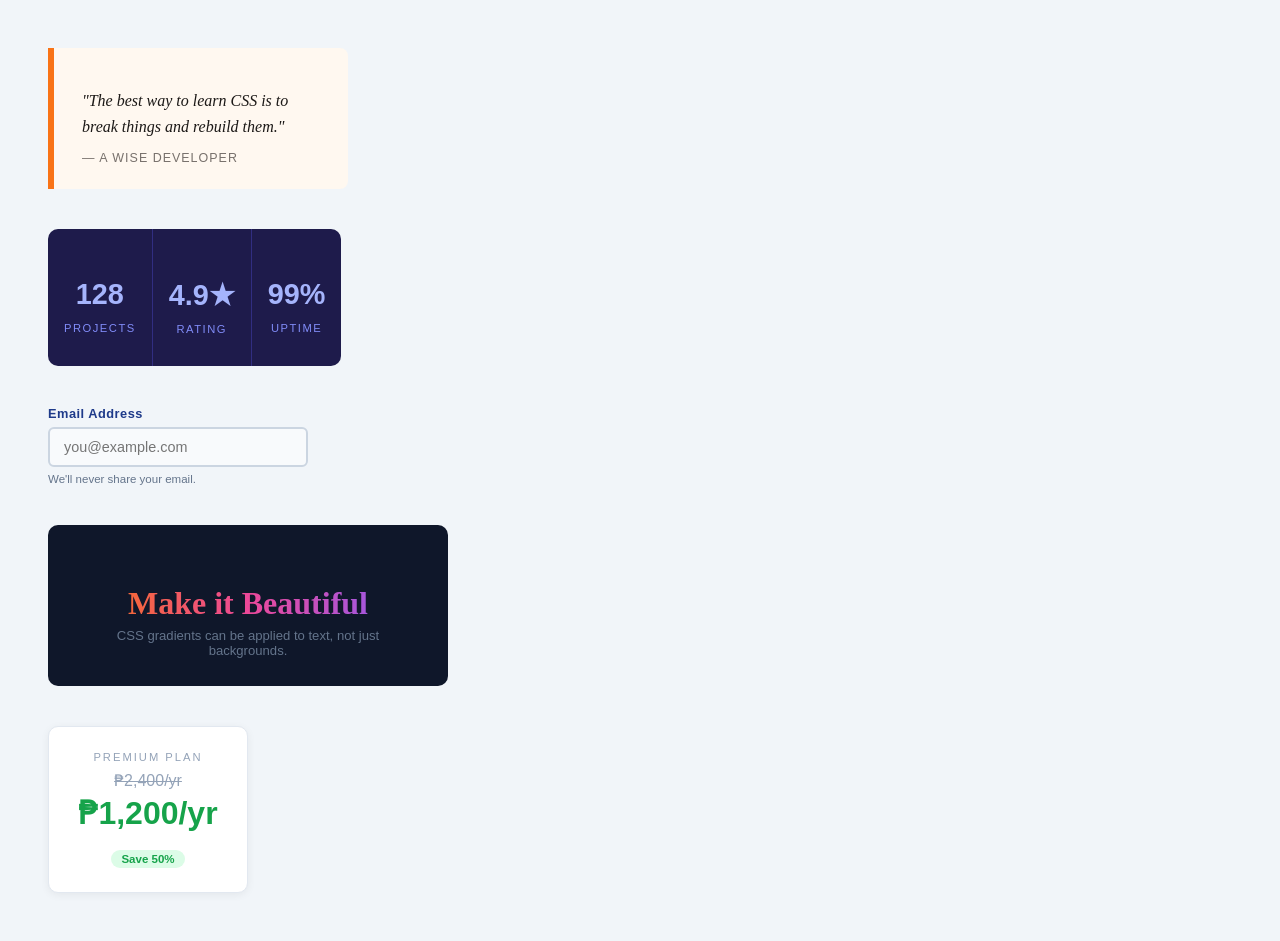
<file: activity5/index.html>
<!DOCTYPE html>
<html lang="en">
<head>
    <meta charset="UTF-8">
    <meta name="viewport" content="width=device-width, initial-scale=1.0">
    <title>Activity 5</title>
    <link rel="stylesheet" href="style.css">
</head>
<body>
    <main>
        <div class="quote-card">
            <p class="quote">"The best way to learn CSS is to break things and rebuild them."</p>
            <p class="author">— A Wise Developer</p>
        </div>

        <div class="stats-row">
            <div class="stat-col">
                <p class="number">128</p>
                <p class="label">Projects</p>
            </div>
            <div class="stat-col">
                <p class="number">4.9★</p>
                <p class="label">Rating</p>
            </div>
            <div class="stat-col">
                <p class="number">99%</p>
                <p class="label">Uptime</p>
            </div>
        </div>

        <div class="input-field">
            <p class="label">Email Address</p>
            <input type="email" placeholder="you@example.com">
            <p class="helper">We'll never share your email.</p>
        </div>

        <div class="banner">
            <p class="title">Make it Beautiful</p>
            <p class="subtitle">CSS gradients can be applied to text, not just backgrounds.</p>
        </div>

        <div class="price-badge">
            <p class="plan-label">Premium Plan</p>
            <p class="old-price">₱2,400/yr</p>
            <p class="new-price">₱1,200/yr</p>
            <span class="save-badge">Save 50%</span>
        </div>
    </main>
</body>
</html>
</file>
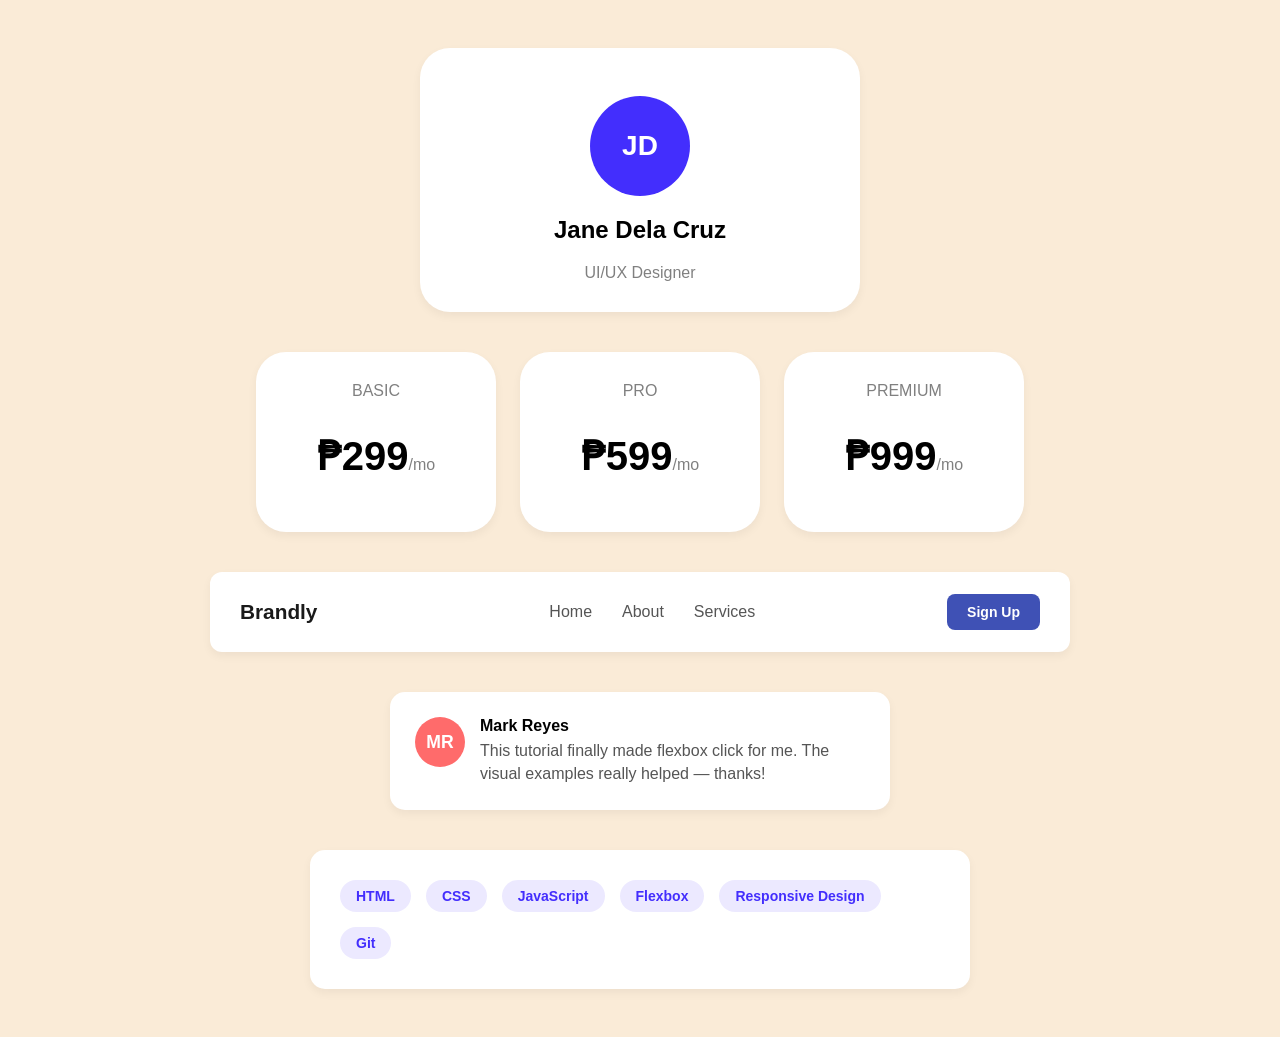
<file: activity8/index.html>
<!doctype html>
<html lang="en">

<head>
    <meta charset="UTF-8" />
    <meta name="viewport" content="width=device-width, initial-scale=1.0" />
    <title>Document</title>
    <link rel="stylesheet" href="style.css" />
</head>

<body>
    <div class="profile-container">
        <article class="profile-box">
            <p class="profile">JD</p>
            <h2 class="name">Jane Dela Cruz</h2>
            <p class="job">UI/UX Designer</p>
        </article>
    </div>

    <div class="price-container">
        <div class="price-box">
            <span class="basic-price">BASIC</span>
            <div class="price-row">
                <h2 class="price">₱299</h2>
                <span class="period">/mo</span>
            </div>
        </div>

        <div class="price-box">
            <span class="basic-price">PRO</span>
            <div class="price-row">
                <h2 class="price">₱599</h2>
                <span class="period">/mo</span>
            </div>
        </div>

        <div class="price-box">
            <span class="basic-price">PREMIUM</span>
            <div class="price-row">
                <h2 class="price">₱999</h2>
                <span class="period">/mo</span>
            </div>
        </div>
    </div>

    <div class="nav-container">
        <nav class="nav-box">
            <h3 class="brand">Brandly</h3>
            <ul class="sub-nav">
                <a href="#" class="main-nav">Home</a>
                <a href="#" class="main-nav">About</a>
                <a href="#" class="main-nav">Services</a>
            </ul>
            <button class="signup">Sign Up</button>
        </nav>
    </div>

    <div class="comment-container">
        <div class="comment-box">
            <div class="avatar">MR</div>
            <div class="comment-content">
                <span class="comment-name">Mark Reyes</span>
                <p class="comment-text">
                    This tutorial finally made flexbox click for me. The visual examples
                    really helped — thanks!
                </p>
            </div>
        </div>
    </div>

    <div class="tags-container">
        <div class="tags-box">
            <span class="tag">HTML</span>
            <span class="tag">CSS</span>
            <span class="tag">JavaScript</span>
            <span class="tag">Flexbox</span>
            <span class="tag">Responsive Design</span>
            <span class="tag">Git</span>
        </div>
    </div>
</body>

</html>
</file>
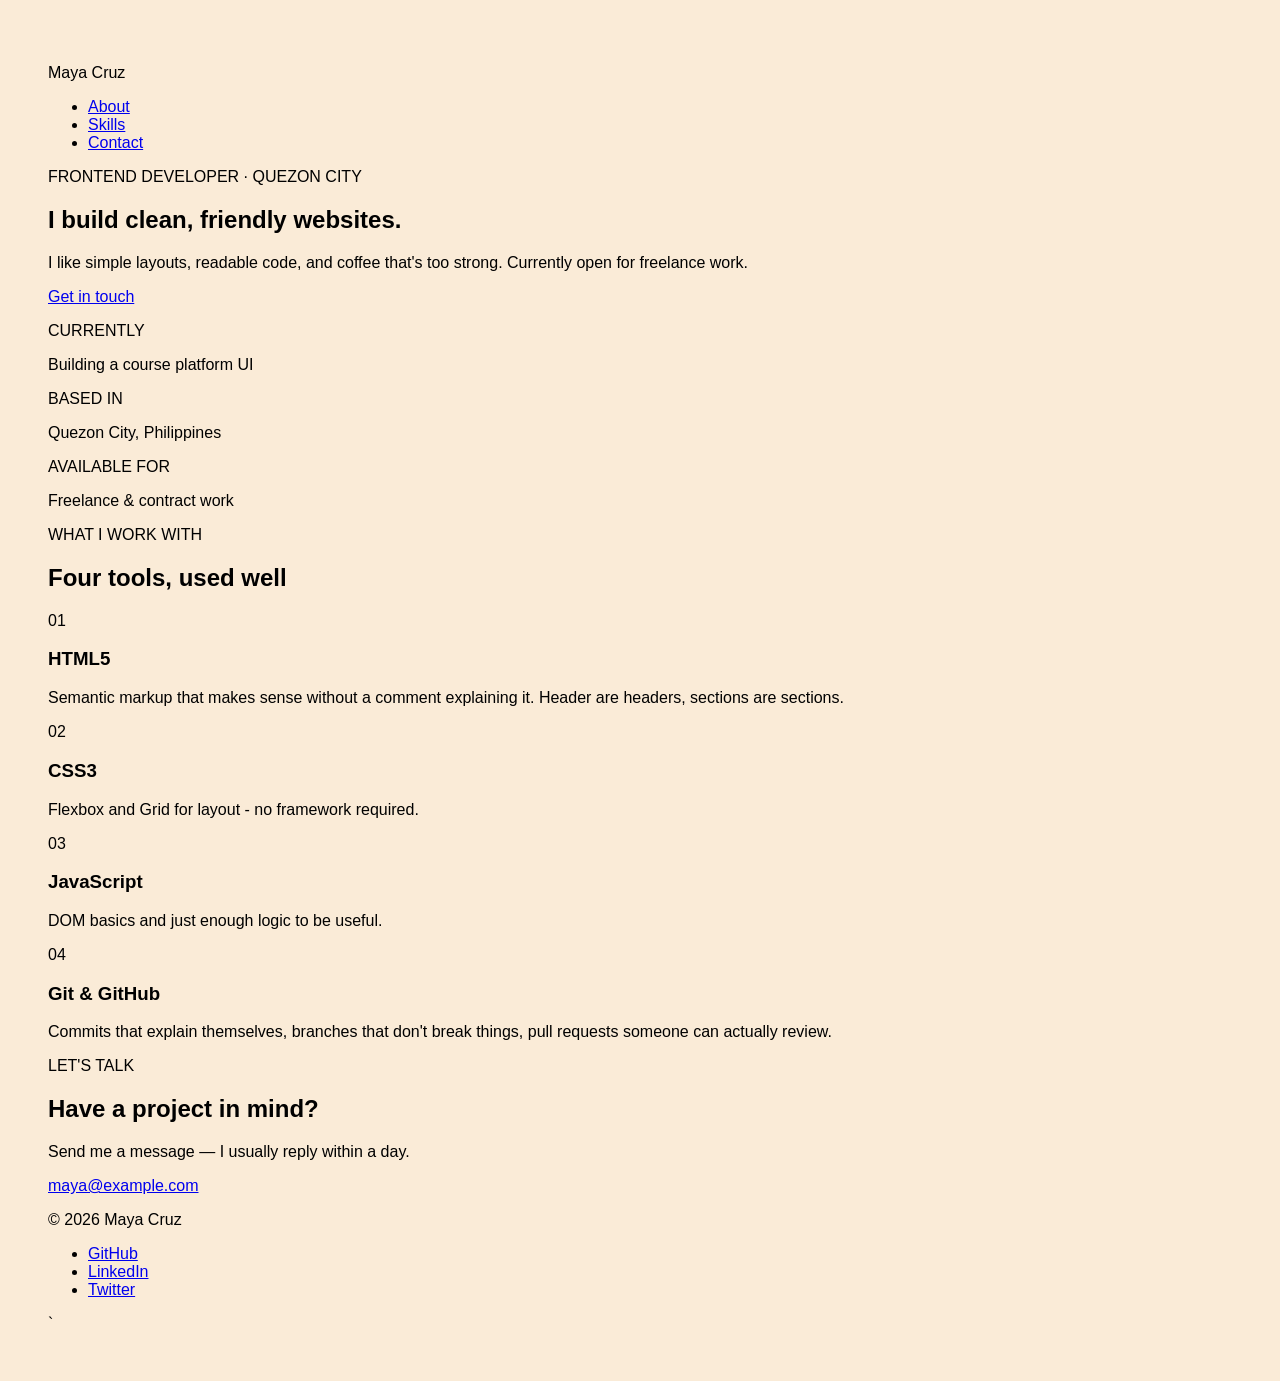
<file: activity9/index.html>
<!doctype html>
<html lang="en">

<head>
    <meta charset="UTF-8" />
    <meta name="viewport" content="width=device-width, initial-scale=1.0" />
    <title>Maya Cruz — Frontend Developer</title>
    <link rel="stylesheet" href="style.css" />
</head>

<body>
    <header>
        <p class="navbar_logo">Maya Cruz</p>
        <nav>
            <ul class="navbar_links">
                <li><a href="#about">About</a></li>
                <li><a href="#skills">Skills</a></li>
                <li><a href="#contact">Contact</a></li>
            </ul>
        </nav>
    </header>

    <main>
        <section class="hero" id="about">
            <div class="hero_inner">
                <div class="hero_text">
                    <p class="hero_eyebrow">FRONTEND DEVELOPER · QUEZON CITY</p>
                    <h1 class="hero_title">I build clean, friendly websites.</h1>
                    <p class="hero_desc">
                        I like simple layouts, readable code, and coffee that's too strong.
                        Currently open for freelance work.
                    </p>
                    <a href="#contact" class="btn">Get in touch</a>
                </div>

                <div class="hero_panel">
                    <div class="info_card">
                        <p>CURRENTLY</p>
                        <p>Building a course platform UI</p>
                    </div>
                    <div class="info_card">
                        <p>BASED IN</p>
                        <p>Quezon City, Philippines</p>
                    </div>
                    <div class="info_card info_card_accent">
                        <p>AVAILABLE FOR</p>
                        <p>Freelance & contract work</p>
                    </div>
                </div>
            </div>
        </section>

        <section class="skills" id="skills">
            <p>WHAT I WORK WITH</p>
            <h2>Four tools, used well</h2>
            <div class="skills_grid">
                <article class="skill_card skill_card_wide">
                    <p>01</p>
                    <h3>HTML5</h3>
                    <p>
                        Semantic markup that makes sense without a comment explaining it.
                        Header are headers, sections are sections.
                    </p>
                </article>
                <article class="skill_card">
                    <p>02</p>
                    <h3>CSS3</h3>
                    <p>Flexbox and Grid for layout - no framework required.</p>
                </article>
                <article class="skill_card">
                    <p>03</p>
                    <h3>JavaScript</h3>
                    <p>DOM basics and just enough logic to be useful.</p>
                </article>
                <article class="skill_card skill_card_wide">
                    <p>04</p>
                    <h3>Git & GitHub</h3>
                    <p>
                        Commits that explain themselves, branches that don't break things,
                        pull requests someone can actually review.
                    </p>
                </article>
            </div>
        </section>

        <section class="contact" id="contact">
            <p class="contact_label">LET'S TALK</p>
            <h2 class="contact_title">Have a project in mind?</h2>
            <p class="contact_desc">
                Send me a message — I usually reply within a day.
            </p>
            <a href="mailto:maya@example.com" class="btn_light">maya@example.com</a>
        </section>
    </main>
    <footer>
        <p class="footer_copyright">© 2026 Maya Cruz</p>
        <ul class="footer_links">
            <li><a href="#">GitHub</a></li>
            <li><a href="#">LinkedIn</a></li>
            <li><a href="#">Twitter</a></li>
        </ul>
    </footer>
</body>

</html>
`
</file>
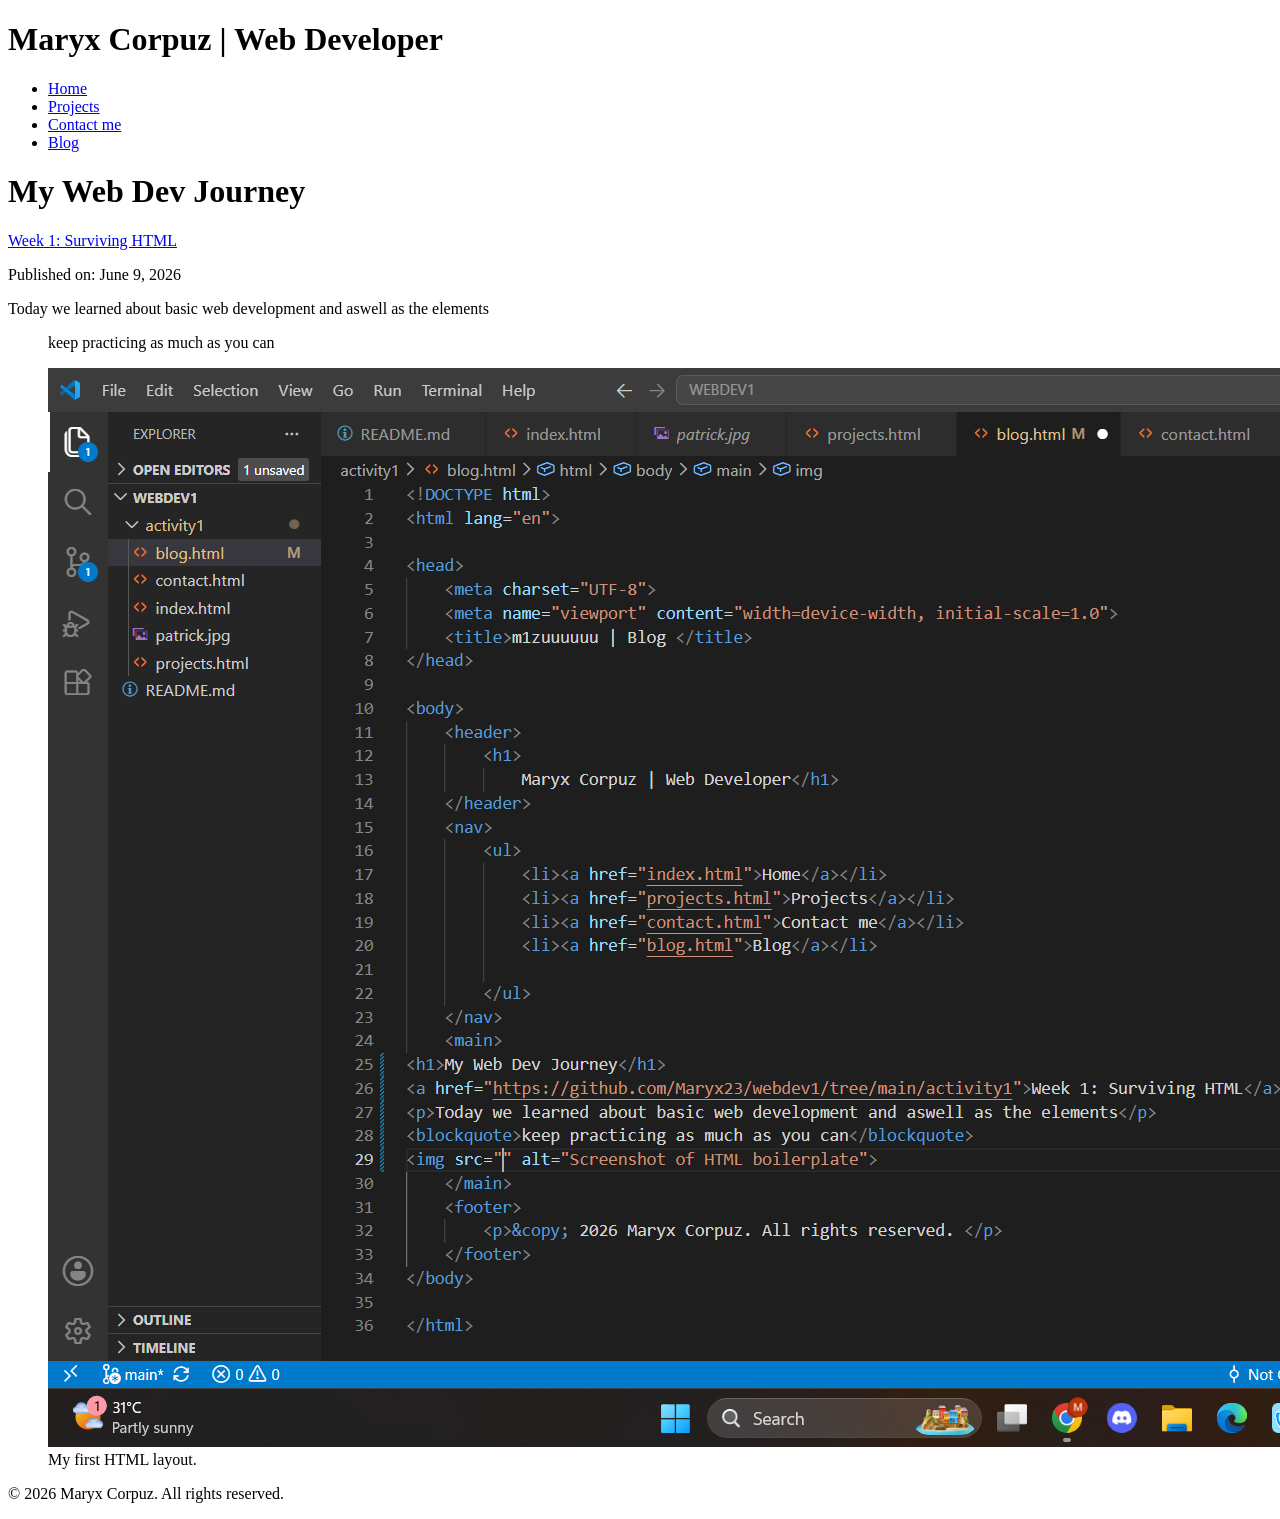
<file: activity1/blog.html>
<!DOCTYPE html>
<html lang="en">

<head>
    <meta charset="UTF-8">
    <meta name="viewport" content="width=device-width, initial-scale=1.0">
    <title>m1zuuuuuu | Blog </title>
</head>

<body>
    <header>
        <h1>
            Maryx Corpuz | Web Developer</h1>
    </header>
    <nav>
        <ul>
            <li><a href="index.html">Home</a></li>
            <li><a href="projects.html">Projects</a></li>
            <li><a href="contact.html">Contact me</a></li>
            <li><a href="blog.html">Blog</a></li>

        </ul>
    </nav>
    <main>
        <h1>My Web Dev Journey</h1>
        <a href="https://github.com/Maryx23/webdev1/tree/main/activity1">Week 1: Surviving HTML</a>
                    <p>Published on: <time datetime="2026-06-09">June 9, 2026</time></p>
        <p>Today we learned about basic web development and aswell as the elements</p>
        <blockquote>keep practicing as much as you can</blockquote>
        <figure><img src="Screenshot.png" alt="Screenshot of HTML boilerplate">
            My first HTML layout.
        </figure>
    </main>
    <footer>
        <p>&copy; 2026 Maryx Corpuz. All rights reserved. </p>
    </footer>
</body>

</html>
</file>
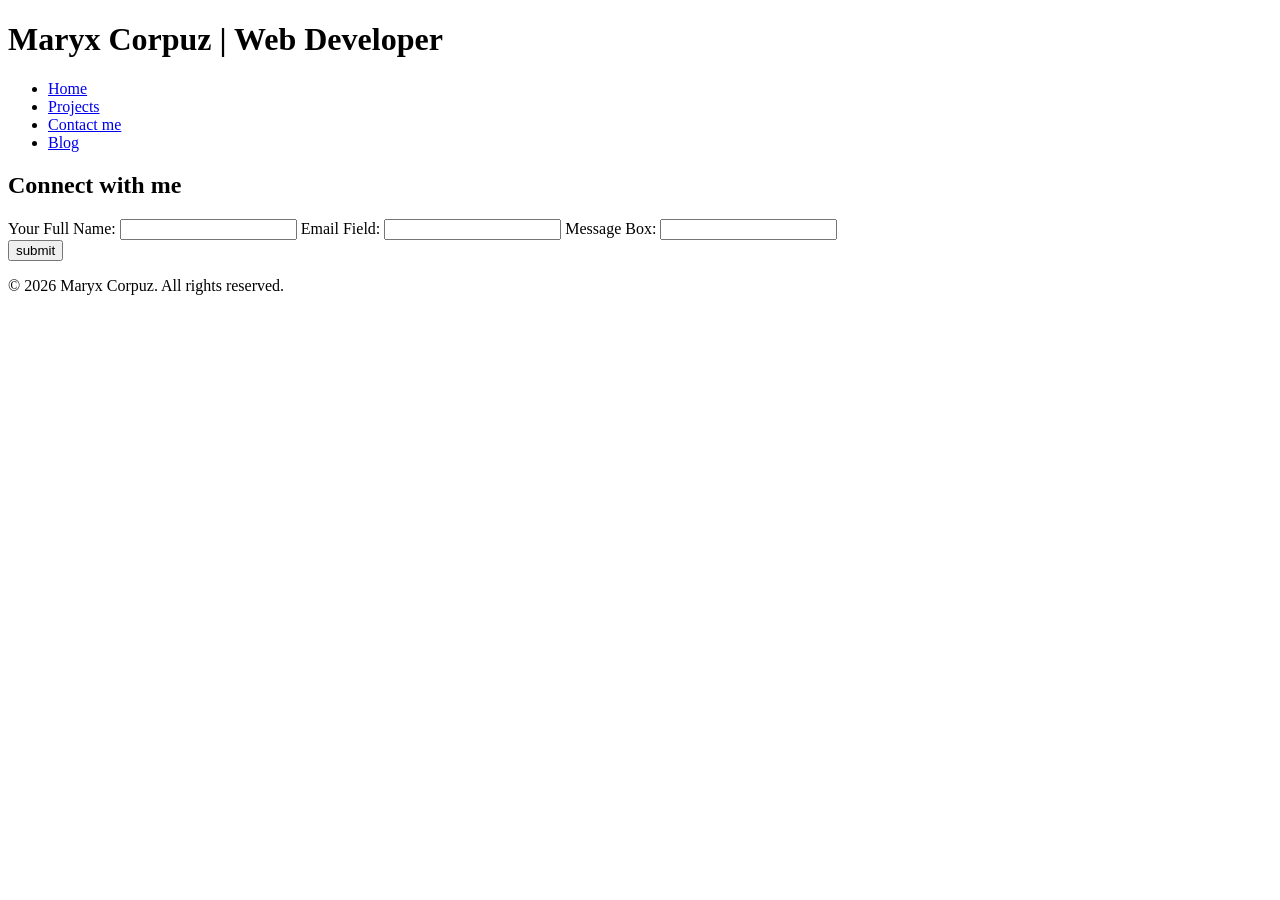
<file: activity1/contact.html>
<!DOCTYPE html>
<html lang="en">

<head>
    <meta charset="UTF-8">
    <meta name="viewport" content="width=device-width, initial-scale=1.0">
    <title>m1zuuuuuu | Contact me </title>
</head>

<body>
    <header>
        <h1>
            Maryx Corpuz | Web Developer</h1>
    </header>
    <nav>
        <ul>
            <li><a href="index.html">Home</a></li>
            <li><a href="projects.html">Projects</a></li>
            <li><a href="contact.html">Contact me</a></li>
            <li><a href="blog.html">Blog</a></li>

        </ul>
    </nav>
    <main>
        <form>
            <h2>Connect with me</h2>
            <label>
                Your Full Name:
            </label>
            <input type="text">
            <label>
                Email Field:
            </label>
            <input type="email">
            <label>
                Message Box:
            </label>
            <input type="textarea">

        </form>
        <button type="submit">submit</button>
    </main>
    <footer>
        <p>&copy; 2026 Maryx Corpuz. All rights reserved. </p>
    </footer>
</body>

</html>
</file>
<file: style.css>
* {
    box-sizing: border-box;
}

body {
    background-color: #ffffff;
    font-family: 'Segoe UI', Tahoma, sans-serif;
    font-size: 16px;
    line-height: 1.7;
    color: #222222;
    letter-spacing: 0.01em;
}

h1 {
    font-size: 2rem;
    font-weight: 700;
    line-height: 1.3;
    letter-spacing: -0.02em;
    margin-bottom: 12px;
}

h2 {
    font-size: 1.4rem;
    font-weight: 600;
    line-height: 1.4;
    letter-spacing: -0.01em;
    margin-bottom: 10px;
}

h3 {
    font-size: 1.1rem;
    font-weight: 600;
    line-height: 1.4;
    margin-bottom: 8px;
}

p {
    font-size: 1rem;
    line-height: 1.7;
    margin-bottom: 12px;
}
a {
    text-decoration: none;
    color: #222222;
}

nav a {
    color: #222222;
}

nav a:hover {
    text-decoration: underline;
    color: #0000d3;
}
.feature-card {
    background-color: #ffffff;
    border: 1px solid #dddddd;
    padding: 20px;
    margin-bottom: 16px;
    border-radius: 6px;
    list-style: none;
}

.text-highlight {
    font-weight: 600;
    color: #d35400;
}

.hero {
    padding: 60px 40px;
    margin-bottom: 40px;
}

input[type="email"] {
    padding: 10px 16px;
    border-radius: 6px;
    border: 1px solid #999999;
    font-family: inherit;
    font-size: 1rem;
}

button {
    padding: 10px 20px;
    border-radius: 6px;
    border: 1px solid #999999;
    background-color: #eeeeee;
    font-family: inherit;
    font-size: 1rem;
    cursor: pointer;
}
</file>
<file: activity10/style.css>
* {
    margin: 0;
    padding: 0;
    box-sizing: border-box;
}

body {
    font-family: system-ui, -apple-system, sans-serif;
    background-color: #FFF8F0;
    color: #1a1a1a;
    line-height: 1.5;
}

.navbar {
    display: flex;
    justify-content: space-between;
    align-items: center;
    flex-wrap: wrap;
    padding: 20px 24px;
    border-bottom: 1px solid #e0dfd9;
}

.navbar__logo {
    font-weight: 700;
    font-size: 1.125rem;
}

.navbar__toggle {
    display: block;
    font-size: 24px;
    background: none;
    border: none;
    cursor: pointer;
    padding: 4px;
}

.navbar__links {
    display: none;
    width: 100%;
    margin-top: 16px;
}

.navbar__links.is-open {
    display: flex;
    flex-direction: column;
}

.navbar__links ul {
    display: flex;
    flex-direction: column;
    align-items: flex-start;
    gap: 20px;
    list-style: none;
}

.navbar__links a {
    text-decoration: none;
    color: inherit;
    font-weight: 500;
    font-size: 1.1rem;
}

.hero {
    padding: 60px 24px;
    margin: 0 auto;
}

.hero__text {
    margin-bottom: 40px;
}

.hero__eyebrow {
    text-transform: uppercase;
    color: #b05c3d;
    font-size: 0.85rem;
    font-weight: 700;
    letter-spacing: 1.5px;
    margin-bottom: 16px;
}

.hero__title {
    font-size: 2.5rem;
    line-height: 1.1;
    font-weight: 600;
    margin-bottom: 24px;
}

.hero__desc {
    font-size: 1.125rem;
    color: #555;
    margin-bottom: 32px;
}

.btn {
    display: inline-block;
    background-color: #1a1a1a;
    color: #fff;
    text-decoration: none;
    font-weight: 600;
    padding: 16px 32px;
    transition: transform 0.2s ease, box-shadow 0.2s ease;
}

.btn:hover {
    transform: translateY(-4px);
    box-shadow: 0 6px 16px rgba(0, 0, 0, 0.15);
}

.hero__panel {
    display: flex;
    flex-direction: column;
    gap: 16px;
}

.info-card {
    background-color: #fff;
    border: 1px solid #e0dfd9;
    padding: 24px 32px;
}

.info-card__label {
    text-transform: uppercase;
    font-size: 0.75rem;
    font-weight: 700;
    letter-spacing: 1px;
    color: #888;
    margin-bottom: 8px;
}

.info-card__value {
    font-weight: 600;
    font-size: 1.125rem;
}

.info-card--accent {
    background-color: #b05c3d;
    border-color: #b05c3d;
    color: #fff;
}

.info-card--accent .info-card__label {
    color: rgba(255, 255, 255, 0.7);
}

.skills {
    padding: 60px 24px;
    margin: 0 auto;
}

.section-eyebrow {
    text-transform: uppercase;
    color: #b05c3d;
    font-size: 0.85rem;
    font-weight: 700;
    letter-spacing: 1.5px;
    margin-bottom: 16px;
}

.skills h2 {
    font-size: 2rem;
    font-weight: 600;
    margin-bottom: 32px;
}

.skills__grid {
    display: flex;
    flex-direction: column;
    gap: 16px;
}

.skill-card {
    background-color: #fff;
    padding: 32px 24px;
    border: 1px solid #e0dfd9;
    box-shadow: 0 2px 8px rgba(0, 0, 0, 0.08);
    transition: box-shadow 0.2s ease, transform 0.2s ease;
}

.skill-card:hover {
    box-shadow: 0 6px 16px rgba(0, 0, 0, 0.12);
    transform: translateY(-4px);
}

.skill-card__number {
    font-size: 0.85rem;
    font-weight: 600;
    color: #555;
    margin-bottom: 24px;
}

.skill-card h3 {
    font-size: 1.5rem;
    font-weight: 600;
    margin-bottom: 12px;
}

.skill-card p:not(.skill-card__number) {
    color: #555;
}

.contact {
    background-color: #1f1f1f;
    color: #fff;
    text-align: center;
    padding: 80px 24px;
}

.contact__eyebrow {
    text-transform: uppercase;
    color: #e3bba5;
    font-size: 0.85rem;
    font-weight: 700;
    letter-spacing: 1.5px;
    margin-bottom: 16px;
}

.contact h2 {
    font-size: 2.25rem;
    font-weight: 600;
    margin-bottom: 24px;
}

.contact p:not(.contact__eyebrow) {
    color: #aaa;
    font-size: 1rem;
    margin-bottom: 32px;
}

.btn--light {
    background-color: #fff;
    color: #b05c3d;
}

.footer {
    display: flex;
    flex-direction: column;
    align-items: center;
    gap: 24px;
    padding: 40px 24px;
    background-color: #fcfaf5;
}

.footer p {
    color: #555;
}

.footer__links {
    display: flex;
    gap: 32px;
    list-style: none;
}

.footer__links a {
    text-decoration: none;
    color: #555;
    font-weight: 500;
}

@media (min-width: 650px) {

    .navbar {
        padding: 25px 40px;
        flex-wrap: nowrap;
    }

    .navbar__toggle {
        display: none;
    }

    .navbar__links {
        display: block;
        width: auto;
        margin-top: 0;
    }

    .navbar__links ul {
        flex-direction: row;
        gap: 32px;
    }

    .navbar__links a {
        font-size: 0.95rem;
    }

    .skills__grid {
        display: grid;
        grid-template-columns: repeat(2, 1fr);
        gap: 1px;
        background-color: #e0dfd9;
        border: 1px solid #e0dfd9;
    }

    .skill-card {
        border: none;
    }

    .skill-card--wide {
        grid-column: span 2;
    }
}

@media (min-width: 960px) {

    .navbar {
        padding: 25px 60px;
    }

    .navbar__links ul {
        gap: 40px;
    }

    .hero {
        display: flex;
        flex-direction: row;
        align-items: flex-start;
        gap: 65px;
        padding: 100px 60px;
        max-width: 1140px;
    }

    .hero__text {
        flex: 1.2;
        margin-bottom: 0;
    }

    .hero__title {
        font-size: 4rem;
        margin-bottom: 24px;
    }

    .hero__desc {
        font-size: 1.25rem;
        max-width: 90%;
        margin-bottom: 40px;
    }

    .hero__panel {
        flex: 1;
    }

    .skills {
        padding: 100px 60px;
        max-width: 1140px;
    }

    .skills h2 {
        font-size: 2.5rem;
        margin-bottom: 48px;
    }

    .skills__grid {
        grid-template-columns: repeat(3, 1fr);
    }

    .contact {
        padding: 120px 60px;
    }

    .contact h2 {
        font-size: 3rem;
        margin-bottom: 40px;
    }

    .contact p:not(.contact__eyebrow) {
        font-size: 1.125rem;
        margin-bottom: 40px;
    }

    .footer {
        flex-direction: row;
        justify-content: space-between;
        padding: 40px 60px;
    }
}

/* Checkpoint 1:
   The grid section for our skills totally caught me off guard when switching to mobile view. 
   I fully expected to write some convoluted rule to force a single vertical line of items. 
   Instead, leaving the layout properties empty did all the lifting. Block items inherently 
   claim the entire width of their row, meaning the mobile configuration basically materialized 
   without me typing a single rule.
*/

/* Checkpoint 2:
   Hardcoding media queries around popular dimensions like a standard 768px tablet feels short-sighted. 
   Hardware shifts rapidly, and tech brands throw weird new viewport dimensions at us constantly. 
   Chasing specific commercial screens means your layout inevitably crumbles somewhere. 
   I think tracking when text actually runs out of room or looks crushed creates a much more 
   durable design.
*/

/* Checkpoint 3:
   Media queries are basically just passive ears listening to context clues like window dimensions. 
   They have no clue what a user is actively attempting to accomplish on the screen. 
   Toggling a mobile navbar open requires tracking an intentional choice, which is a structural 
   shift in the application state. CSS alone cannot register an interactive hit like a mouse 
   click, making JavaScript an absolute requirement.
*/
</file>
<file: activity11/style.css>
:root {
    --bg: #0A0F1E;
    --bg-card: #111827;
    --text: #F5F0E8;
    --muted: #8892A4;
    --accent: #4AFFA4;
    --border: rgba(255, 255, 255, 0.08);
    --radius: 12px;
    --font-body: 'Inter', sans-serif;
}

* {
    box-sizing: border-box;
    margin: 0;
    padding: 0;
}

body {
    background: var(--bg);
    color: var(--text);
    font-family: var(--font-body);
    line-height: 1.6;
    -webkit-font-smoothing: antialiased;
}

a {
    text-decoration: none;
    color: inherit;
}

ul {
    list-style: none;
}

button {
    border: none;
    background: none;
    cursor: pointer;
    font-family: inherit;
}

.container {
    width: 90%;
    max-width: 1120px;
    margin-inline: auto;
}

nav {
    border-bottom: 1px solid var(--border);
    padding: 20px 0;
    position: relative;
    background: var(--bg);
    z-index: 100;
}

.nav-inner {
    display: flex;
    align-items: center;
    justify-content: space-between;
}

.logo {
    font-weight: 700;
    font-size: 1.25rem;
    color: white;
}

.logo span {
    color: var(--accent);
}

.nav-links {
    display: none;
    gap: 32px;
    font-size: 0.9rem;
    color: var(--muted);
}

.nav-links a:hover {
    color: var(--text);
}

.nav-cta {
    display: none;
    align-items: center;
    gap: 16px;
}

.hamburger {
    display: flex;
    flex-direction: column;
    gap: 5px;
    padding: 10px;
}

.hamburger span {
    display: block;
    width: 24px;
    height: 2px;
    background: var(--text);
    transition: 0.3s;
}

.mobile-menu {
    max-height: 0;
    overflow: hidden;
    transition: max-height 0.35s ease;
    background: var(--bg-card);
    position: absolute;
    top: 100%;
    left: 0;
    width: 100%;
    border-bottom: 1px solid var(--border);
}

.mobile-menu.open {
    max-height: 300px;
}

.mobile-menu ul {
    padding: 20px 5%;
}

.mobile-menu li {
    margin-bottom: 16px;
}

.mobile-menu .btn {
    margin: 0 5% 20px;
    width: 90%;
    justify-content: center;
}

.btn {
    display: inline-flex;
    align-items: center;
    padding: 10px 22px;
    border-radius: 8px;
    font-weight: 600;
    font-size: 0.9rem;
    transition: 0.2s;
}

.btn-primary {
    background: var(--accent);
    color: #000;
}

.btn-primary:hover {
    opacity: 0.9;
}

.btn-secondary {
    border: 1px solid var(--border);
    color: var(--text);
}

.btn-secondary:hover {
    background: rgba(255, 255, 255, 0.05);
}

.hero {
    padding: 100px 0 80px;
    text-align: center;
}

.tag {
    display: inline-block;
    border: 1px solid var(--accent);
    color: var(--accent);
    font-size: 0.75rem;
    font-weight: 700;
    padding: 4px 12px;
    border-radius: 50px;
    letter-spacing: 1px;
    margin-bottom: 24px;
}

.hero h1 {
    font-size: clamp(2.5rem, 6vw, 5rem);
    line-height: 1.08;
    font-weight: 800;
    margin-bottom: 24px;
    letter-spacing: -1px;
}

.hero h1 em {
    color: var(--accent);
    font-style: normal;
}

.hero p {
    color: var(--muted);
    font-size: 1.1rem;
    max-width: 600px;
    margin: 0 auto 40px;
}

.hero-actions {
    display: flex;
    justify-content: center;
    gap: 14px;
    flex-wrap: wrap;
    margin-bottom: 60px;
}

.bp-viz {
    background: var(--bg-card);
    border: 1px solid var(--border);
    border-radius: 12px;
    max-width: 800px;
    margin: 0 auto;
    text-align: left;
    overflow: hidden;
}

.bp-header {
    background: rgba(0, 0, 0, 0.2);
    padding: 12px 16px;
    display: flex;
    align-items: center;
    gap: 8px;
    border-bottom: 1px solid var(--border);
}

.bp-dot {
    width: 10px;
    height: 10px;
    border-radius: 50%;
}

.bp-dot.r {
    background: #FF5F56;
}

.bp-dot.y {
    background: #FFBD2E;
}

.bp-dot.g {
    background: #27C93F;
}

.bp-body {
    padding: 32px;
}

.bp-track {
    background: rgba(255, 255, 255, 0.05);
    height: 48px;
    border-radius: 6px;
    position: relative;
    margin-bottom: 16px;
}

.bp-fill {
    background: linear-gradient(90deg, rgba(74, 255, 164, 0.1) 0%, rgba(74, 255, 164, 0.5) 100%);
    width: 60%;
    height: 100%;
    border-radius: 6px;
    border-right: 2px solid var(--accent);
}

.bp-labels {
    display: flex;
    justify-content: space-between;
    font-size: 0.75rem;
    color: var(--muted);
    margin-bottom: 32px;
}

.bp-code {
    background: #000;
    padding: 20px;
    border-radius: 8px;
    font-family: monospace;
    color: var(--muted);
    font-size: 0.9rem;
}

.bp-code span {
    color: var(--accent);
}

.proof {
    display: flex;
    flex-direction: column;
    align-items: center;
    gap: 16px;
    padding: 20px 0 80px;
}

.proof p {
    font-size: 0.8rem;
    color: var(--muted);
    text-transform: uppercase;
    letter-spacing: 1px;
    font-weight: 600;
}

.proof-row {
    display: flex;
    align-items: center;
    gap: 12px;
}

.avatars {
    display: flex;
}

.avatar {
    width: 32px;
    height: 32px;
    border-radius: 50%;
    background: #333;
    display: flex;
    align-items: center;
    justify-content: center;
    font-size: 0.7rem;
    font-weight: 700;
    border: 2px solid var(--bg);
    margin-left: -10px;
}

.avatar:first-child {
    margin-left: 0;
    background: #8B5CF6;
}

.avatar:nth-child(2) {
    background: #3B82F6;
}

.avatar:nth-child(3) {
    background: #10B981;
}

.avatar:nth-child(4) {
    background: #F59E0B;
}

.avatar:nth-child(5) {
    background: #EF4444;
}

.proof-text {
    font-size: 0.9rem;
    color: var(--text);
}

.proof-text span {
    color: var(--accent);
    font-weight: 600;
}

.features {
    padding: 80px 0;
}

.section-heading {
    text-align: center;
    margin-bottom: 48px;
}

.section-heading span {
    color: var(--accent);
    font-size: 0.75rem;
    font-weight: 700;
    letter-spacing: 1px;
    text-transform: uppercase;
}

.section-heading h2 {
    font-size: clamp(2rem, 4vw, 2.5rem);
    margin: 12px 0;
}

.section-heading p {
    color: var(--muted);
}

.features-grid {
    display: grid;
    grid-template-columns: 1fr;
    gap: 24px;
}

.feature-card {
    background: var(--bg-card);
    border: 1px solid var(--border);
    padding: 32px 28px;
    border-radius: var(--radius);
}

.feat-icon {
    width: 40px;
    height: 40px;
    background: rgba(74, 255, 164, 0.1);
    color: var(--accent);
    border-radius: 8px;
    display: flex;
    align-items: center;
    justify-content: center;
    margin-bottom: 24px;
    font-weight: bold;
}

.feature-card h3 {
    font-size: 1.1rem;
    margin-bottom: 12px;
}

.feature-card p {
    font-size: 0.9rem;
    color: var(--muted);
}

.curriculum {
    padding: 80px 0;
}

.curriculum-layout {
    display: grid;
    grid-template-columns: 1fr;
    gap: 40px;
}

.curriculum-info h2 {
    font-size: clamp(2rem, 4vw, 2.5rem);
    margin: 12px 0 24px;
    line-height: 1.2;
}

.curriculum-info p {
    color: var(--muted);
    margin-bottom: 32px;
}

.stat-row {
    display: flex;
    gap: 32px;
}

.stat {
    display: flex;
    flex-direction: column;
}

.stat-num {
    color: var(--accent);
    font-size: 2rem;
    font-weight: 700;
    line-height: 1;
}

.stat-label {
    font-size: 0.75rem;
    color: var(--muted);
    margin-top: 8px;
    text-transform: uppercase;
    letter-spacing: 1px;
}

.acc-item {
    background: var(--bg-card);
    border: 1px solid var(--border);
    border-radius: 8px;
    margin-bottom: 12px;
}

.acc-header {
    width: 100%;
    display: flex;
    justify-content: space-between;
    align-items: center;
    padding: 18px 20px;
    color: var(--text);
    font-weight: 600;
    font-size: 0.95rem;
    text-align: left;
}

.acc-num {
    color: var(--accent);
    margin-right: 12px;
    font-family: monospace;
}

.acc-title {
    flex-grow: 1;
}

.chevron {
    color: var(--muted);
    transition: transform 0.3s ease;
}

.acc-item.open .chevron {
    transform: rotate(180deg);
}

.acc-body {
    max-height: 0;
    overflow: hidden;
    transition: max-height 0.3s ease;
}

.acc-body-inner {
    padding: 0 20px 20px 50px;
    color: var(--muted);
    font-size: 0.9rem;
}

.acc-body-inner ul {
    margin-top: 12px;
    list-style: disc;
    padding-left: 20px;
}

.cta-section {
    padding: 40px 0 80px;
}

.cta-strip {
    background: linear-gradient(180deg, var(--bg-card) 0%, rgba(17, 24, 39, 0.3) 100%);
    border: 1px solid var(--border);
    border-radius: 20px;
    padding: 40px 24px;
    text-align: center;
}

.cta-strip h2 {
    font-size: 2rem;
    margin-bottom: 16px;
}

.cta-strip p {
    color: var(--muted);
    margin-bottom: 32px;
    font-size: 1.1rem;
}

.cta-actions {
    display: flex;
    justify-content: center;
    gap: 16px;
    flex-wrap: wrap;
}

footer {
    border-top: 1px solid var(--border);
    padding: 40px 0;
}

.footer-inner {
    display: flex;
    flex-wrap: wrap;
    justify-content: space-between;
    align-items: center;
    gap: 16px;
    font-size: 0.85rem;
    color: var(--muted);
}

.footer-links {
    display: flex;
    gap: 24px;
}

.footer-links a:hover {
    color: var(--text);
}

@media (min-width: 1024px) {
    .nav-links {
        display: flex;
    }

    .nav-cta {
        display: flex;
    }

    .hamburger {
        display: none;
    }

    .mobile-menu {
        display: none !important;
    }

    .features-grid {
        grid-template-columns: repeat(3, 1fr);
    }

    .curriculum-layout {
        grid-template-columns: 1fr 1fr;
        gap: 56px;
        align-items: start;
    }

    .cta-strip {
        padding: 64px 48px;
    }
}
</file>
<file: activity14/styles.css>
@import url("https://fonts.googleapis.com/css2?family=Plus+Jakarta+Sans:ital,wght@0,200..800;1,200..800&display=swap");
/* http://meyerweb.com/eric/tools/css/reset/ 
   v2.0 | 20110126
   License: none (public domain)
*/

html,
body,
div,
span,
applet,
object,
iframe,
h1,
h2,
h3,
h4,
h5,
h6,
p,
blockquote,
pre,
a,
abbr,
acronym,
address,
big,
cite,
code,
del,
dfn,
em,
img,
ins,
kbd,
q,
s,
samp,
small,
strike,
sub,
sup,
tt,
var,
b,
u,
i,
center,
dl,
dt,
dd,
ol,
ul,
li,
fieldset,
form,
label,
legend,
table,
caption,
tbody,
tfoot,
thead,
tr,
th,
td,
article,
aside,
canvas,
details,
embed,
figure,
figcaption,
footer,
header,
hgroup,
menu,
nav,
output,
ruby,
section,
summary,
time,
mark,
audio,
video {
    margin: 0;
    padding: 0;
    border: 0;
    font-size: 100%;
    font: inherit;
    vertical-align: baseline;
}

/* HTML5 display-role reset for older browsers */
article,
aside,
details,
figcaption,
figure,
footer,
header,
hgroup,
menu,
nav,
section {
    display: block;
}

body {
    line-height: 1;
}

ol,
ul {
    list-style: none;
}

blockquote,
q {
    quotes: none;
}

blockquote:before,
blockquote:after,
q:before,
q:after {
    content: "";
    content: none;
}

table {
    border-collapse: collapse;
    border-spacing: 0;
}

* {
    box-sizing: border-box;
}

/* 
==============
DESIGN TOKENS
==============
*/

:root {
    --bg: #f6f7f2;
    --surface: #ffffff;
    --ink: #1f2a22;
    --muted: #6b7568;
    --primary: #3f7d4f;
    --primary-dark: #2e5e3b;
    --primary-light: #e7f2e9;
    --accent: #e0763c;
    --accent-light: #fbeae0;
    --line: #e4e7e1;
    --radius: 14px;
    --radius-sm: 10px;
    --shadow: 0 1px 2px rgba(31, 42, 34, 0.04), 0 8px 24px rgba(31, 42, 34, 0.05);

    /*avatar palette, named after garden produce */
    --avatar-basil: #3f7d4f;
    --avatar-tomato: #c4552d;
    --avatar-blueberry: #4c6b94;
    --avatar-squash: #d69a3b;
    --avatar-plum: #8b5e83;
}

body {
    background-color: var(--bg);
    color: var(--ink);
    font-family: "Plus Jakarta Sans", sans-serif;
}

a {
    color: inherit;
    text-decoration: none;
}

.icon {
    width: 20px;
    height: 20px;
    stroke: currentColor;
    fill: none;
    stroke-width: 2;
    stroke-linecap: round;
    stroke-linejoin: round;
    flex: 0 0 auto;
}

.topbar {
    position: sticky;
    top: 0;
    z-index: 10;
    background: var(--surface);
    border-bottom: 1px solid var(--line);
    padding: 12px 16px;
    display: flex;
    align-items: center;
    gap: 12px;
}

.topbar .logo {
    display: flex;
    align-items: center;
    gap: 8px;
    font-weight: 800;
    font-size: 1.05rem;
    flex: 0 0 auto;
}

.topbar .logo .dot {
    width: 10px;
    height: 10px;
    border-radius: 50%;
    background: var(--primary);
}

.topbar-search {
    display: none;
}

.topbar-search input {
    width: 100%;
    border: 1px solid var(--line);
    background: var(--bg);
    border-radius: var(--radius);
    padding: 9px 14px 9px 38px;
    font-family: inherit;
    font-size: 0.85rem;
    color: var(--ink);
}

.topbar-search {
    position: relative;
    flex: 1;
    max-width: 360px;
    margin: 0 4px;
}

.topbar-search .icon {
    position: absolute;
    left: 12px;
    top: 50%;
    transform: translateY(-50%);
    width: 16px;
    height: 16px;
    color: var(--muted);
}

.topbar-actions {
    display: flex;
    align-items: center;
    gap: 10px;
    margin-left: auto;
}

.icon-btn {
    width: 38px;
    height: 38px;
    border-radius: 50%;
    border: 1px solid var(--line);
    background: var(--surface);
    color: var(--muted);
    cursor: pointer;
    position: relative;
    display: flex;
    align-items: center;
    justify-content: center;
    flex: 0 0 auto;
}

.icon-btn .badge {
    position: absolute;
    top: 7px;
    right: 8px;
    font-size: 0.65rem;
    width: 12px;
    height: 12px;
    border-radius: 50%;
    background-color: var(--accent);
    color: #fff;
    display: flex;
    justify-content: center;
    align-items: center;
    border: 1.5px solid var(--surface);
}

.btn-add {
    display: none;
    align-items: center;
    gap: 6px;
    background-color: var(--primary);
    color: #fff;
    border: none;
    border-radius: 300px;
    padding: 9px 16px 9px 12px;
    font-family: inherit;
    font-weight: 600;
    font-size: 0.85rem;
    cursor: pointer;
    flex: 0 0 auto;
}

.avatar {
    width: 34px;
    height: 34px;
    border-radius: 50%;
    display: flex;
    align-items: center;
    justify-content: center;
    color: #fff;
    font-weight: 700;
    font-size: 0.75rem;
    flex: 0 0 auto;
    letter-spacing: 0.02rem;
}

.sidebar {
    display: none;
    flex-direction: column;
    width: 230px;
    flex: 0 0 auto;
    background: var(--surface);
    border-right: 1px solid var(--line);
    height: 100vh;
    position: sticky;
    top: 0;
}

.sidebar .logo {
    display: flex;
    align-items: center;
    gap: 8px;
    font-weight: 800;
    font-size: 1.1rem;
    padding: 20px;
}

.sidebar .logo .dot {
    width: 10px;
    height: 10px;
    background-color: var(--primary);
    border-radius: 50%;
}

.sidebar nav {
    padding: 8px;
    flex: 1;
}

.sidebar nav ul {
    display: flex;
    flex-direction: column;
    gap: 2px;
}

.sidebar nav ul li a {
    display: flex;
    align-items: center;
    gap: 12px;
    padding: 11px 12px;
    border-radius: 8px;
    color: var(--muted);
    font-weight: 600;
    font-size: 0.9rem;
}

.sidebar nav ul li a:hover {
    background-color: var(--bg);
}

.sidebar nav ul li a.active {
    background-color: var(--primary-light);
    color: var(--primary);
}

.sidebar-footer {
    display: flex;
    align-items: center;
    gap: 10px;
    padding: 14px 20px;
    border-top: 1px solid var(--line);
}

.sidebar-footer .who {
    line-height: 1.25;
    overflow: hidden;
}

.sidebar-footer .who strong {
    display: block;
    font-size: 0.85rem;
}

.sidebar-footer .who span {
    font-size: 0.75rem;
    color: var(--muted);
}

.page-title {
    font-size: 1.4rem;
    font-weight: 700;
    margin: 0 0 2px;
}

.page-sub {
    color: var(--muted);
    font-size: 0.9rem;
    margin: 0 0 20px;
}

.stats {
    display: grid;
    grid-template-columns: repeat(4, 1fr);
    gap: 12px;
    margin-bottom: 28px;
}

.stat-card {
    background: var(--surface);
    border: 1px solid var(--line);
    border-radius: var(--radius);
    padding: 16px;
    box-shadow: var(--shadow);
}

.stat-icon {
    width: 34px;
    height: 34px;
    border-radius: 9px;
    background: var(--primary-light);
    color: var(--primary);
    display: flex;
    align-items: center;
    justify-content: center;
    margin-bottom: 10px;
}

.stat-icon .icon {
    width: 18px;
    height: 18px;
}

.stat-card.accent .stat-icon {
    background: var(--accent-light);
    color: var(--accent);
}

.stat-card .stat-value {
    font-size: 1.6rem;
    font-weight: 800;
    line-height: 1;
}

.stat-card .stat-label {
    color: var(--muted);
    font-size: 0.8rem;
    margin: 5px 0 8px;
}

.stat-trend {
    font-size: 0.72rem;
    font-weight: 600;
    color: var(--primary);
}

.stat-trend.warn {
    color: var(--accent);
}

@media (min-width: 1000px) {
    body {
        display: flex;
    }

    .topbar .logo {
        display: none;
    }

    .sidebar {
        display: flex;
    }

    .main {
        flex: 1;
    }

    .topbar .topbar-search {
        display: block;
    }

    .content {
        padding: 32px 36px 50px;
    }
}
</file>
<file: activity17/css/style.css>
:root {
  --bg: #0f1220;
  --panel: #171b2e;
  --accent: #7c9eff;
  --accent-soft: #2a3358;
  --text: #e8eaf6;
  --muted: #9aa0c0;
  --danger: #ff6b6b;
  --radius: 12px;
}

* { box-sizing: border-box; }

body {
  margin: 0;
  font-family: "Segoe UI", system-ui, sans-serif;
  background: var(--bg);
  color: var(--text);
}

.topbar {
  padding: 24px 32px 8px;
}

.topbar h1 { margin: 0 0 4px; font-size: 1.6rem; }
.subtitle { margin: 0; color: var(--muted); font-size: 0.9rem; }
.subtitle code {
  background: var(--accent-soft);
  padding: 2px 6px;
  border-radius: 6px;
  color: var(--accent);
}

.layout {
  display: grid;
  grid-template-columns: 1fr 300px;
  gap: 24px;
  padding: 16px 32px 32px;
  align-items: start;
}

.controls {
  grid-column: 1 / -1;
  display: flex;
  gap: 16px;
  flex-wrap: wrap;
  align-items: center;
}

#searchInput {
  flex: 1;
  min-width: 200px;
  padding: 10px 14px;
  border-radius: var(--radius);
  border: 1px solid var(--accent-soft);
  background: var(--panel);
  color: var(--text);
  font-size: 0.95rem;
}
#searchInput:focus { outline: 2px solid var(--accent); }

.filters { display: flex; gap: 8px; flex-wrap: wrap; }

.filter-btn {
  padding: 8px 14px;
  border-radius: 999px;
  border: 1px solid var(--accent-soft);
  background: transparent;
  color: var(--muted);
  cursor: pointer;
  font-size: 0.85rem;
  transition: 0.15s ease;
}
.filter-btn:hover { border-color: var(--accent); color: var(--text); }
.filter-btn.active {
  background: var(--accent);
  color: #10132a;
  border-color: var(--accent);
  font-weight: 600;
}

.status {
  grid-column: 1 / -1;
  color: var(--muted);
  font-size: 0.9rem;
  min-height: 1.2em;
}

.grid {
  display: grid;
  grid-template-columns: repeat(auto-fill, minmax(180px, 1fr));
  gap: 14px;
  align-content: start;
}

.card {
  background: var(--panel);
  border: 1px solid var(--accent-soft);
  border-radius: var(--radius);
  padding: 14px;
  display: flex;
  flex-direction: column;
  gap: 6px;
}

.card h3 { margin: 0; font-size: 1rem; }
.card .cat { color: var(--muted); font-size: 0.75rem; text-transform: uppercase; letter-spacing: 0.03em; }
.card .price { color: var(--accent); font-weight: 600; margin-top: 4px; }
.card .stock { color: var(--muted); font-size: 0.8rem; }

.card button {
  margin-top: 8px;
  padding: 8px;
  border: none;
  border-radius: 8px;
  background: var(--accent);
  color: #10132a;
  font-weight: 600;
  cursor: pointer;
}
.card button:disabled {
  background: var(--accent-soft);
  color: var(--muted);
  cursor: not-allowed;
}
.card button:hover:not(:disabled) { filter: brightness(1.1); }

.cart {
  background: var(--panel);
  border: 1px solid var(--accent-soft);
  border-radius: var(--radius);
  padding: 18px;
  position: sticky;
  top: 16px;
}
.cart h2 { margin-top: 0; font-size: 1.1rem; }
.cart ul { list-style: none; padding: 0; margin: 0 0 12px; max-height: 260px; overflow-y: auto; }
.cart li {
  display: flex;
  justify-content: space-between;
  padding: 6px 0;
  border-bottom: 1px dashed var(--accent-soft);
  font-size: 0.9rem;
}
.cart-total { font-weight: 600; margin: 12px 0; }

#clearCartBtn {
  width: 100%;
  padding: 10px;
  background: transparent;
  border: 1px solid var(--danger);
  color: var(--danger);
  border-radius: 8px;
  cursor: pointer;
}
#clearCartBtn:hover { background: var(--danger); color: white; }

@media (max-width: 720px) {
  .layout { grid-template-columns: 1fr; }
  .cart { position: static; }
}
</file>
<file: activity5/style.css>
body {
    background-color: #f1f5f9;
    padding: 40px;
}

main {
    display: flex;
    flex-direction: column;
    align-items: flex-start;
    gap: 40px;
}

.quote-card {
    font-family: Georgia, 'Times New Roman', serif;
    box-sizing: border-box;
    width: 300px;
    background-color: #FFF8F0;
    border-left: 6px solid #F97316;
    padding: 24px 28px;
    border-radius: 0 8px 8px 0;
}

.quote-card .quote {
    font-size: 1rem;
    color: #1C1917;
    font-style: italic;
    line-height: 1.6;
    margin-bottom: 12px;
}

.quote-card .author {
    font-family: Arial, Helvetica, sans-serif;
    font-size: 0.78rem;
    color: #78716C;
    letter-spacing: 1px;
    text-transform: uppercase;
    margin: 0;
}

.stats-row {
    display: flex;
    background-color: #1E1B4B;
    border-radius: 10px;
    overflow: hidden;
}

.stat-col {
    flex: 1;
    text-align: center;
    padding: 20px 16px;
    border-right: 1px solid #312E81;
}

.stat-col:last-child {
    border-right: none;
}

.stat-col .number {
    font-family: Arial, Helvetica, sans-serif;
    font-weight: bold;
    font-size: 1.8rem;
    color: #A5B4FC;
    margin-bottom: 4px;
}

.stat-col .label {
    font-family: Arial, Helvetica, sans-serif;
    font-size: 0.7rem;
    color: #818CF8;
    text-transform: uppercase;
    letter-spacing: 1.5px;
}

.input-field {
    font-family: Arial, Helvetica, sans-serif;
    display: flex;
    flex-direction: column;
    gap: 6px;
    width: 260px;
}

.input-field .label {
    font-size: 0.8rem;
    font-weight: bold;
    color: #1E3A8A;
    letter-spacing: 0.5px;
    margin: 0;
}

.input-field input {
    padding: 10px 14px;
    border: 2px solid #CBD5E1;
    border-radius: 6px;
    font-size: 0.9rem;
    background-color: #F8FAFC;
    outline: none;
}

.input-field input:focus {
    border-color: #3B82F6;
    background-color: #EFF6FF;
}

.input-field .helper {
    font-size: 0.72rem;
    color: #64748B;
    margin: 0;
}

.banner {
    font-family: Arial, Helvetica, sans-serif;
    background-color: #0F172A;
    padding: 28px 32px;
    border-radius: 10px;
    text-align: center;
    width: 400px;
    box-sizing: border-box;
}

.banner .title {
    font-family: Georgia, 'Times New Roman', serif;
    font-size: 2rem;
    font-weight: bold;
    background: linear-gradient(90deg, #F97316, #EC4899, #8B5CF6);
    -webkit-background-clip: text;
    background-clip: text;
    -webkit-text-fill-color: transparent;
    margin-bottom: 6px;
}

.banner .subtitle {
    font-size: 0.82rem;
    color: #64748B;
    margin: 0;
}

.price-badge {
    font-family: Arial, Helvetica, sans-serif;
    background-color: #FFFFFF;
    border: 1px solid #E2E8F0;
    border-radius: 10px;
    padding: 24px 28px;
    text-align: center;
    width: 200px;
    box-sizing: border-box;
    box-shadow: 0 2px 8px rgba(0,0,0,0.06);
}

.price-badge .plan-label {
    font-size: 0.7rem;
    text-transform: uppercase;
    letter-spacing: 2px;
    color: #94A3B8;
    margin: 0 0 8px 0;
}

.price-badge .old-price {
    font-size: 1rem;
    color: #94A3B8;
    text-decoration: line-through;
    margin: 0 0 4px 0;
}

.price-badge .new-price {
    font-size: 2rem;
    font-weight: bold;
    color: #16A34A;
    margin: 0;
}

.price-badge .save-badge {
    display: inline-block;
    margin-top: 18px;
    background-color: #DCFCE7;
    color: #16A34A;
    font-size: 0.72rem;
    font-weight: bold;
    padding: 3px 10px;
    border-radius: 20px;
}
</file>
<file: activity8/style.css>
body {
  background-color: antiquewhite;
  padding: 40px;
  font-family: sans-serif;
}

.profile-container {
  display: flex;
  justify-content: center;
  align-items: center;
}

.profile-box {
  display: flex;
  background-color: white;
  margin-bottom: 0;
  border-radius: 30px;
  justify-content: center;
  align-items: center;
  flex-direction: column;
  width: 400px;
  max-width: 90%;
  padding: 20px;
  box-shadow: 0 4px 10px rgba(0, 0, 0, 0.05);
}

.profile {
  display: flex;
  align-items: center;
  justify-content: center;
  background-color: rgb(67, 46, 253);
  margin-bottom: 0;
  border-radius: 64px;
  padding: 20px;
  color: white;
  width: 60px;
  height: 60px;
  font-size: 1.75rem;
  font-weight: bold;
}

.job {
  display: flex;
  align-items: center;
  justify-content: center;
  color: gray;
  margin-bottom: 10px;
  margin-top: 0;
}

.price-container {
  margin-top: 40px;
  display: flex;
  justify-content: center;
  align-items: center;
}

.price-box {
  display: inline-flex;
  align-items: center;
  justify-content: center;
  flex-direction: column;
  background-color: white;
  width: 200px;
  max-width: 90%;
  padding: 20px;
  border-radius: 30px;
  margin: 0px 12px;
  box-shadow: 0 4px 10px rgba(0, 0, 0, 0.05);
}

.price-row {
  display: flex;
  justify-content: center;
  align-items: baseline;
  flex-direction: row;
  margin-top: 0;
}

.basic-price {
  display: flex;
  justify-content: center;
  color: gray;
  margin-bottom: 0;
  margin-top: 10px;
}

.price {
  font-size: 2.5rem;
}

.period {
  color: gray;
}

.nav-container {
  margin-top: 40px;
  display: flex;
  justify-content: center;
  align-items: center;
}

.nav-box {
  display: flex;
  justify-content: space-between;
  align-items: center;
  background-color: white;
  width: 800px;
  max-width: 90%;
  border-radius: 12px;
  padding: 15px 30px;
  box-shadow: 0 4px 10px rgba(0, 0, 0, 0.05);
}

.brand {
  margin: 0;
  font-size: 1.3rem;
  color: #1a1a1a;
}

.sub-nav {
  display: flex;
  gap: 30px;
}

.main-nav {
  text-decoration: none;
  color: #555;
  font-weight: 500;
}

.signup {
  font-size: 14px;
  font-weight: bold;
  color: white;
  background-color: #3f51b5;
  border-radius: 8px;
  border: none;
  padding: 10px 20px;
  cursor: pointer;
}

.comment-container {
  display: flex;
  justify-content: center;
  align-items: center;
  margin-top: 40px;
}

.comment-box {
  display: flex;
  align-items: flex-start;
  background-color: white;
  width: 450px;
  max-width: 90%;
  padding: 25px;
  border-radius: 15px;
  box-shadow: 0 4px 10px rgba(0, 0, 0, 0.05);
}

.avatar {
  display: flex;
  justify-content: center;
  align-items: center;
  background-color: #ff6b6b;
  color: white;
  border-radius: 50%;
  width: 50px;
  height: 50px;
  font-weight: bold;
  font-size: 1.1rem;
  flex-shrink: 0;
  margin-right: 15px;
}

.comment-content {
  display: flex;
  flex-direction: column;
}

.comment-name {
  font-weight: bold;
  margin-bottom: 5px;
}

.comment-text {
  margin: 0;
  color: #555;
  line-height: 1.4;
}

.tags-container {
  margin-top: 40px;
  display: flex;
  justify-content: center;
  align-items: center;
}

.tags-box {
  display: flex;
  flex-wrap: wrap;
  gap: 15px;
  background-color: white;
  width: 600px;
  max-width: 90%;
  padding: 30px;
  border-radius: 15px;
  box-shadow: 0 4px 10px rgba(0, 0, 0, 0.05);
}

.tag {
  color: rgb(67, 46, 253);
  background-color: rgba(67, 46, 253, 0.1);
  padding: 8px 16px;
  border-radius: 20px;
  font-size: 14px;
  font-weight: bold;
  flex-shrink: 0;
}
</file>
<file: activity9/style.css>
body {
    background-color: antiquewhite;
    padding: 40px;
    font-family: sans-serif;
}

.profile-container {
    display: flex;
    justify-content: center;
    align-items: center;
}

.profile-box {
    display: flex;
    background-color: white;
    margin-bottom: 0;
    border-radius: 30px;
    justify-content: center;
    align-items: center;
    flex-direction: column;
    width: 400px;
    max-width: 90%;
    padding: 20px;
    box-shadow: 0 4px 10px rgba(0, 0, 0, 0.05);
}

.profile {
    display: flex;
    align-items: center;
    justify-content: center;
    background-color: rgb(67, 46, 253);
    margin-bottom: 0;
    border-radius: 64px;
    padding: 20px;
    color: white;
    width: 60px;
    height: 60px;
    font-size: 1.75rem;
    font-weight: bold;
}

.job {
    display: flex;
    align-items: center;
    justify-content: center;
    color: gray;
    margin-bottom: 10px;
    margin-top: 0;
}

.price-container {
    margin-top: 40px;
    display: flex;
    justify-content: center;
    align-items: center;
}

.price-box {
    display: inline-flex;
    align-items: center;
    justify-content: center;
    flex-direction: column;
    background-color: white;
    width: 200px;
    max-width: 90%;
    padding: 20px;
    border-radius: 30px;
    margin: 0px 12px;
    box-shadow: 0 4px 10px rgba(0, 0, 0, 0.05);
}

.price-row {
    display: flex;
    justify-content: center;
    align-items: baseline;
    flex-direction: row;
    margin-top: 0;
}

.basic-price {
    display: flex;
    justify-content: center;
    color: gray;
    margin-bottom: 0;
    margin-top: 10px;
}

.price {
    font-size: 2.5rem;
}

.period {
    color: gray;
}

.nav-container {
    margin-top: 40px;
    display: flex;
    justify-content: center;
    align-items: center;
}

.nav-box {
    display: flex;
    justify-content: space-between;
    align-items: center;
    background-color: white;
    width: 800px;
    max-width: 90%;
    border-radius: 12px;
    padding: 15px 30px;
    box-shadow: 0 4px 10px rgba(0, 0, 0, 0.05);
}

.brand {
    margin: 0;
    font-size: 1.3rem;
    color: #1a1a1a;
}

.sub-nav {
    display: flex;
    gap: 30px;
}

.main-nav {
    text-decoration: none;
    color: #555;
    font-weight: 500;
}

.signup {
    font-size: 14px;
    font-weight: bold;
    color: white;
    background-color: #3f51b5;
    border-radius: 8px;
    border: none;
    padding: 10px 20px;
    cursor: pointer;
}

.comment-container {
    display: flex;
    justify-content: center;
    align-items: center;
    margin-top: 40px;
}

.comment-box {
    display: flex;
    align-items: flex-start;
    background-color: white;
    width: 450px;
    max-width: 90%;
    padding: 25px;
    border-radius: 15px;
    box-shadow: 0 4px 10px rgba(0, 0, 0, 0.05);
}

.avatar {
    display: flex;
    justify-content: center;
    align-items: center;
    background-color: #ff6b6b;
    color: white;
    border-radius: 50%;
    width: 50px;
    height: 50px;
    font-weight: bold;
    font-size: 1.1rem;
    flex-shrink: 0;
    margin-right: 15px;
}

.comment-content {
    display: flex;
    flex-direction: column;
}

.comment-name {
    font-weight: bold;
    margin-bottom: 5px;
}

.comment-text {
    margin: 0;
    color: #555;
    line-height: 1.4;
}

.tags-container {
    margin-top: 40px;
    display: flex;
    justify-content: center;
    align-items: center;
}

.tags-box {
    display: flex;
    flex-wrap: wrap;
    gap: 15px;
    background-color: white;
    width: 600px;
    max-width: 90%;
    padding: 30px;
    border-radius: 15px;
    box-shadow: 0 4px 10px rgba(0, 0, 0, 0.05);
}

.tag {
    color: rgb(67, 46, 253);
    background-color: rgba(67, 46, 253, 0.1);
    padding: 8px 16px;
    border-radius: 20px;
    font-size: 14px;
    font-weight: bold;
    flex-shrink: 0;
}
</file>
